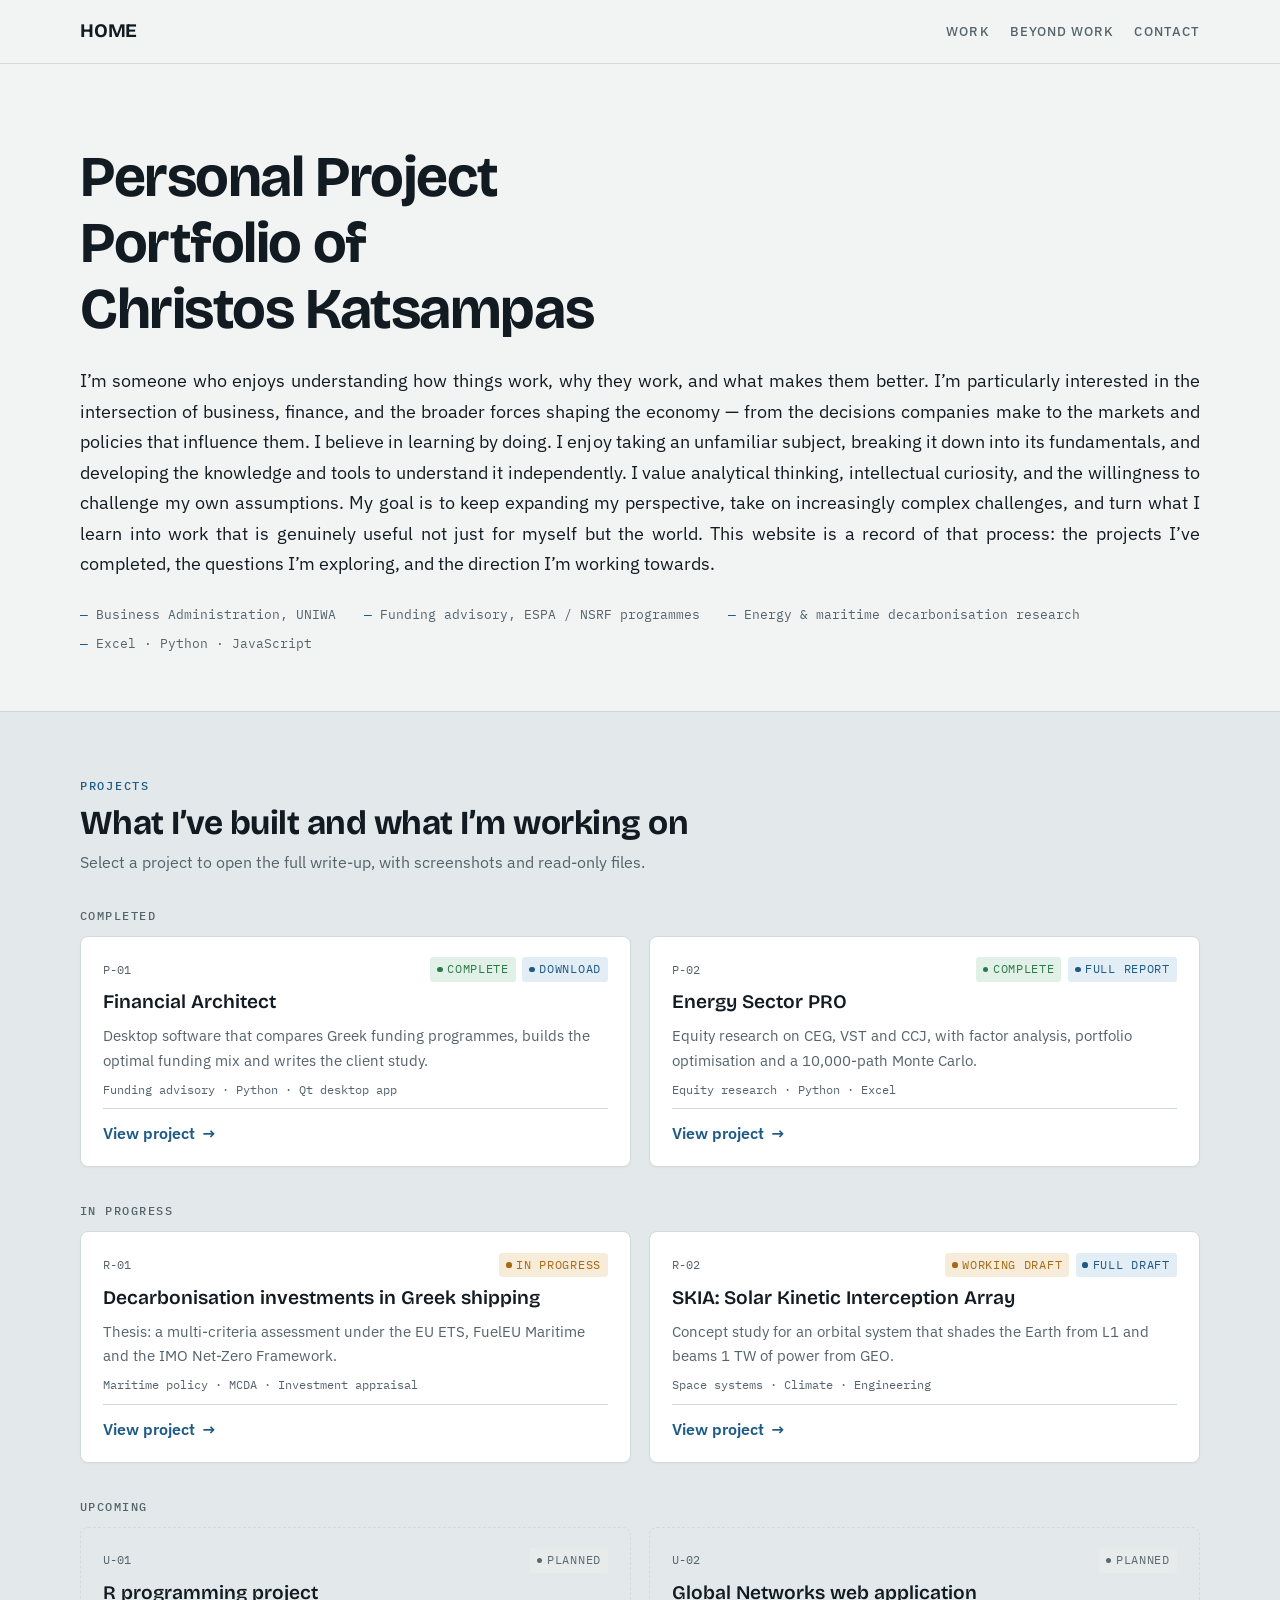
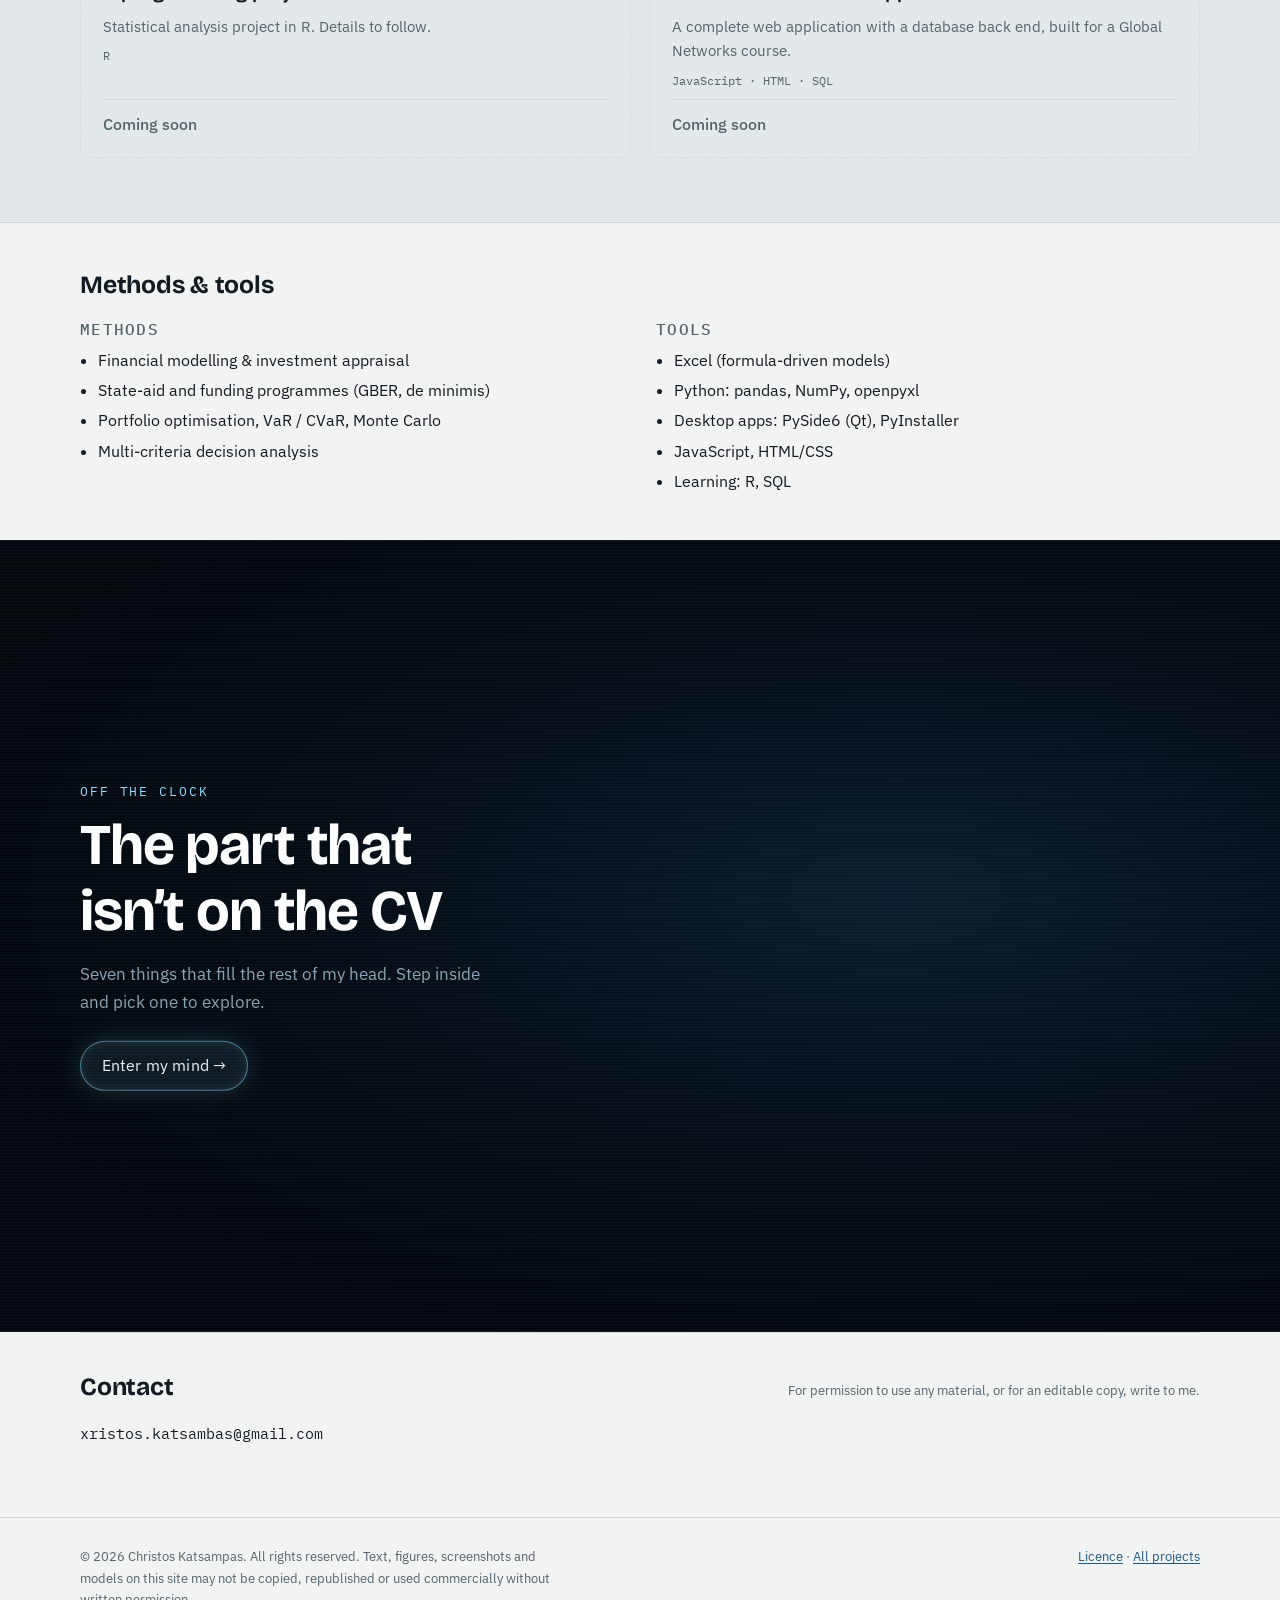
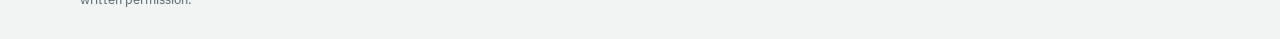
<file: index.html>
<!doctype html>
<html lang="en">
<head>
<meta charset="utf-8">
<meta name="viewport" content="width=device-width, initial-scale=1, viewport-fit=cover">
<title>Christos Katsampas</title>
<meta name="description" content="Portfolio of Christos Katsampas: funding decision tools, energy equity research and decarbonisation studies.">
<meta name="author" content="Christos Katsampas">
<meta name="robots" content="index, follow, noai, noimageai">
<meta property="og:title" content="Christos Katsampas">
<meta property="og:description" content="Portfolio of Christos Katsampas: funding decision tools, energy equity research and decarbonisation studies.">
<meta property="og:type" content="website">
<meta property="og:site_name" content="Christos Katsampas – Portfolio">
<meta property="og:image" content="https://ckatsambas.github.io/assets/img/og-card.png">
<meta property="og:image:width" content="1200">
<meta property="og:image:height" content="630">
<meta property="og:image:alt" content="Christos Katsampas – Personal Project Portfolio">
<meta name="twitter:card" content="summary_large_image">
<link rel="preconnect" href="https://fonts.googleapis.com"><link rel="preconnect" href="https://fonts.gstatic.com" crossorigin><link rel="stylesheet" href="https://fonts.googleapis.com/css2?family=Bricolage+Grotesque:opsz,wght@12..96,500;12..96,600;12..96,700&family=IBM+Plex+Mono:wght@400;500&family=IBM+Plex+Sans:ital,wght@0,400;0,500;0,600;1,400&display=swap">
<link rel="stylesheet" href="assets/style.css?v=ec63b012ec">
</head>
<body>
<header class="site-head">
  <div class="wrap">
    <a class="brand" href="index.html">HOME</a>
    <nav class="nav" aria-label="Main">
      <a href="index.html#work">Work</a>
      <a href="index.html#mind">Beyond work</a>
      <a href="index.html#contact">Contact</a>
    </nav>
  </div>
</header>
<main>

<div class="wrap">
  <section class="hero">
    <h1>Personal Project Portfolio of Christos Katsampas</h1>
    <div class="intro">
      <p>I&rsquo;m someone who enjoys understanding how things work, why they work, and what makes them better. I&rsquo;m particularly interested in the intersection of business, finance, and the broader forces shaping the economy &mdash; from the decisions companies make to the markets and policies that influence them. I believe in learning by doing. I enjoy taking an unfamiliar subject, breaking it down into its fundamentals, and developing the knowledge and tools to understand it independently. I value analytical thinking, intellectual curiosity, and the willingness to challenge my own assumptions. My goal is to keep expanding my perspective, take on increasingly complex challenges, and turn what I learn into work that is genuinely useful not just for myself but the world. This website is a record of that process: the projects I&rsquo;ve completed, the questions I&rsquo;m exploring, and the direction I&rsquo;m working towards.</p>
    </div>
    <ul class="facts">
      <li>Business Administration, UNIWA</li>
      <li>Funding advisory, ESPA / NSRF programmes</li>
      <li>Energy &amp; maritime decarbonisation research</li>
      <li>Excel &middot; Python &middot; JavaScript</li>
    </ul>
  </section>

</div>
<section class="band" id="work">
  <div class="wrap">
    <div class="band-head">
      <p class="band-kicker">Projects</p>
      <h2>What I&rsquo;ve built and what I&rsquo;m working on</h2>
      <p class="band-lede">Select a project to open the full write-up, with screenshots and read-only files.</p>
    </div>
      <div class="pgroup">
        <h3 class="pgroup-title">Completed</h3>
        <div class="pgrid">
        <a class="pcard" href="projects/financial-architect.html">
          <span class="pcard-top"><span class="pcard-id">P-01</span><span class="pcard-chips"><span class="chip ok">Complete</span><span class="chip open">Download</span></span></span>
          <span class="pcard-title">Financial Architect</span>
          <span class="pcard-desc">Desktop software that compares Greek funding programmes, builds the optimal funding mix and writes the client study.</span>
          <span class="pcard-tags">Funding advisory &middot; Python &middot; Qt desktop app</span>
          <span class="pcard-cta">View project <span aria-hidden="true">&rarr;</span></span>
        </a>
        <a class="pcard" href="projects/energy-sector-pro.html">
          <span class="pcard-top"><span class="pcard-id">P-02</span><span class="pcard-chips"><span class="chip ok">Complete</span><span class="chip open">Full report</span></span></span>
          <span class="pcard-title">Energy Sector PRO</span>
          <span class="pcard-desc">Equity research on CEG, VST and CCJ, with factor analysis, portfolio optimisation and a 10,000-path Monte Carlo.</span>
          <span class="pcard-tags">Equity research &middot; Python &middot; Excel</span>
          <span class="pcard-cta">View project <span aria-hidden="true">&rarr;</span></span>
        </a>
        </div>
      </div>
      <div class="pgroup">
        <h3 class="pgroup-title">In progress</h3>
        <div class="pgrid">
        <a class="pcard" href="projects/thesis-shipping.html">
          <span class="pcard-top"><span class="pcard-id">R-01</span><span class="pcard-chips"><span class="chip wip">In progress</span></span></span>
          <span class="pcard-title">Decarbonisation investments in Greek shipping</span>
          <span class="pcard-desc">Thesis: a multi-criteria assessment under the EU ETS, FuelEU Maritime and the IMO Net-Zero Framework.</span>
          <span class="pcard-tags">Maritime policy &middot; MCDA &middot; Investment appraisal</span>
          <span class="pcard-cta">View project <span aria-hidden="true">&rarr;</span></span>
        </a>
        <a class="pcard" href="projects/skia.html">
          <span class="pcard-top"><span class="pcard-id">R-02</span><span class="pcard-chips"><span class="chip wip">Working draft</span><span class="chip open">Full draft</span></span></span>
          <span class="pcard-title">SKIA: Solar Kinetic Interception Array</span>
          <span class="pcard-desc">Concept study for an orbital system that shades the Earth from L1 and beams 1&nbsp;TW of power from GEO.</span>
          <span class="pcard-tags">Space systems &middot; Climate &middot; Engineering</span>
          <span class="pcard-cta">View project <span aria-hidden="true">&rarr;</span></span>
        </a>
        </div>
      </div>
      <div class="pgroup">
        <h3 class="pgroup-title">Upcoming</h3>
        <div class="pgrid">
        <div class="pcard is-soon">
          <span class="pcard-top"><span class="pcard-id">U-01</span><span class="pcard-chips"><span class="chip plan">Planned</span></span></span>
          <span class="pcard-title">R programming project</span>
          <span class="pcard-desc">Statistical analysis project in R. Details to follow.</span>
          <span class="pcard-tags">R</span>
          <span class="pcard-cta">Coming soon</span>
        </div>
        <div class="pcard is-soon">
          <span class="pcard-top"><span class="pcard-id">U-02</span><span class="pcard-chips"><span class="chip plan">Planned</span></span></span>
          <span class="pcard-title">Global Networks web application</span>
          <span class="pcard-desc">A complete web application with a database back end, built for a Global Networks course.</span>
          <span class="pcard-tags">JavaScript &middot; HTML &middot; SQL</span>
          <span class="pcard-cta">Coming soon</span>
        </div>
        </div>
      </div>
  </div>
</section>
<div class="wrap">

  <section class="section" id="methods">
    <div class="section-head"><h2>Methods &amp; tools</h2></div>
    <div class="toolkit">
      <div>
        <h3>Methods</h3>
        <ul>
          <li>Financial modelling &amp; investment appraisal</li>
          <li>State-aid and funding programmes (GBER, de minimis)</li>
          <li>Portfolio optimisation, VaR / CVaR, Monte Carlo</li>
          <li>Multi-criteria decision analysis</li>
        </ul>
      </div>
      <div>
        <h3>Tools</h3>
        <ul>
          <li>Excel (formula-driven models)</li>
          <li>Python: pandas, NumPy, openpyxl</li>
          <li>Desktop apps: PySide6 (Qt), PyInstaller</li>
          <li>JavaScript, HTML/CSS</li>
          <li>Learning: R, SQL</li>
        </ul>
      </div>
    </div>
  </section>

</div>

<section class="mind" id="mind" aria-labelledby="mind-title">
  <div class="mind-stage">
    <canvas class="mind-canvas" aria-hidden="true"></canvas>
    <div class="mind-hud">
      <div class="mind-intro">
        <p class="mind-kicker">Off the clock</p>
        <h2 id="mind-title">The part that isn&rsquo;t on the CV</h2>
        <p class="mind-lede">Seven things that fill the rest of my head. Step inside and pick one to explore.</p>
        <button class="mind-enter" type="button">Enter my mind <span aria-hidden="true">&rarr;</span></button>
      </div>
      <nav class="mind-stars" aria-label="Interests">
<button class="mind-star" type="button" data-k="draw" style="--i:0;--c:#f2ede0"><i class="ms-dot" aria-hidden="true"></i><span class="ms-text"><b>Drawing</b><small>Pencil &amp; charcoal</small></span></button>
<button class="mind-star" type="button" data-k="gym" style="--i:1;--c:#ff8c61"><i class="ms-dot" aria-hidden="true"></i><span class="ms-text"><b>Gym</b><small>PPL &times; UL</small></span></button>
<button class="mind-star" type="button" data-k="run" style="--i:2;--c:#7cf0b0"><i class="ms-dot" aria-hidden="true"></i><span class="ms-text"><b>Running</b><small>10 km is home</small></span></button>
<button class="mind-star" type="button" data-k="research" style="--i:3;--c:#8fdcff"><i class="ms-dot" aria-hidden="true"></i><span class="ms-text"><b>Research</b><small>People &amp; society</small></span></button>
<button class="mind-star" type="button" data-k="gaming" style="--i:4;--c:#c59bff"><i class="ms-dot" aria-hidden="true"></i><span class="ms-text"><b>Gaming</b><small>CS &middot; COD &middot; Souls</small></span></button>
<button class="mind-star" type="button" data-k="read" style="--i:5;--c:#ffd27a"><i class="ms-dot" aria-hidden="true"></i><span class="ms-text"><b>Reading &amp; film</b><small>Books &middot; films</small></span></button>
<button class="mind-star" type="button" data-k="music" style="--i:6;--c:#ff7ac8"><i class="ms-dot" aria-hidden="true"></i><span class="ms-text"><b>Music</b><small>Rock &amp; jazz</small></span></button>
      </nav>
      <div class="mind-tools">
        <button class="mind-back" type="button" hidden><span aria-hidden="true">&larr;</span> Back to the face</button>
        <p class="mind-hint" hidden>Drag to rotate &middot; select a star &middot; Esc to leave</p>
      </div>
      <button class="mind-fs" type="button" hidden aria-label="Toggle full screen" title="Full screen">
        <svg viewBox="0 0 24 24" aria-hidden="true"><path class="fs-in" d="M4 9V4h5M20 9V4h-5M4 15v5h5M20 15v5h-5"/><path class="fs-out" d="M9 4v5H4M15 4v5h5M9 20v-5H4M15 20v-5h5"/></svg>
      </button>
    </div>
    <aside class="mind-panel" aria-live="polite" hidden>
      <button class="mind-grab" type="button" aria-label="Close panel"><i></i></button>
      <div class="mind-panel-body"></div>
      <div class="mind-switch">
        <button class="msw-prev" type="button"><span aria-hidden="true">&larr;</span> <span class="msw-name"></span></button>
        <span class="msw-count">01 / 07</span>
        <button class="msw-next" type="button"><span class="msw-name"></span> <span aria-hidden="true">&rarr;</span></button>
      </div>
      <button class="mind-close" type="button" aria-label="Close">&times;</button>
    </aside>
  </div>

  <template data-k="draw">
    <div class="mp-text">
      <p class="mp-kicker">01 &middot; Drawing</p>
      <h3 tabindex="-1">Pencil &amp; charcoal</h3>
      <p>Mostly surreal scenes and faces. Each piece is traced in light first; then the original shows through.</p>
      <div class="sketch-nav">
        <button type="button" class="sk-prev" aria-label="Previous drawing">&larr;</button>
        <span class="sk-count">01 / 06</span>
        <button type="button" class="sk-next" aria-label="Next drawing">&rarr;</button>
        <button type="button" class="sk-replay">Trace again</button>
      </div>
    </div>
    <div class="mp-show mp-fill"><div class="sketch"><canvas class="sketch-canvas" aria-label="Drawing" role="img"></canvas></div></div>
  </template>

  <template data-k="gym">
    <div class="mp-text">
      <p class="mp-kicker">02 &middot; Gym</p>
      <h3 tabindex="-1">PPL &times; Upper/Lower</h3>
      <p>A hybrid split: push, pull and legs, then upper and lower.</p>
      <p class="shelf-label">Personal bests</p>
      <ul class="prs">
<li><span class="pr-name">Leg press</span><span class="pr-bar"><i style="--w:1.000"></i></span><span class="pr-kg"><b data-count="300">300</b> kg</span></li>
<li><span class="pr-name">Chest press</span><span class="pr-bar"><i style="--w:0.367"></i></span><span class="pr-kg"><b data-count="110">110</b> kg</span></li>
<li><span class="pr-name">Back extension (weighted)</span><span class="pr-bar"><i style="--w:0.267"></i></span><span class="pr-kg"><b data-count="80">80</b> kg</span></li>
<li><span class="pr-name">T-bar row</span><span class="pr-bar"><i style="--w:0.200"></i></span><span class="pr-kg"><b data-count="60">60</b> kg</span></li>
      </ul>
    </div>
    <div class="mp-show mp-fill"><div class="holo-wrap"><div class="holo"></div><span class="holo-tag holo-rep">Rep 1 / 12</span></div></div>
  </template>

  <template data-k="run">
    <div class="mp-text">
      <p class="mp-kicker">03 &middot; Running</p>
      <h3 tabindex="-1">The 10 km race is my favourite</h3>
      <div class="run-grid">
        <div><b>22:43</b><span>Best 5 km &middot; 4:33/km</span></div>
        <div><b>48:37</b><span>Best 10 km race &middot; 4:52/km</span></div>
        <div><b>26 km</b><span>Longest run</span></div>
        <div><b>21.1 km</b><span>Longest race &middot; half marathon</span></div>
      </div>
      <p class="mp-note">Usually 10&ndash;25 km a month.</p>
    </div>
    <div class="mp-show mp-fill"><div class="holo-wrap"><div class="holo"></div><span class="holo-tag holo-cue"></span></div></div>
  </template>

  <template data-k="research">
    <div class="mp-text">
      <p class="mp-kicker">04 &middot; Research</p>
      <h3 tabindex="-1">How people and societies behave</h3>
      <blockquote>Anything and everything surrounding human behaviour and the complexity of society.</blockquote>
      <p class="mp-note">A tiny crowd model: each dot only follows its neighbours, yet a group pattern appears. Move your pointer through it.</p>
    </div>
    <div class="mp-show mp-fill"><div class="flock"><canvas class="flock-canvas" aria-label="Flocking simulation" role="img"></canvas></div></div>
  </template>

  <template data-k="gaming">
    <div class="mp-text">
      <p class="mp-kicker">05 &middot; Gaming</p>
      <h3 tabindex="-1">Where I unwind</h3>
      <p>The three games I keep coming back to.</p>
    </div>
    <div class="mp-show">
      <ul class="games">
        <li><svg viewBox="0 0 48 48" aria-hidden="true"><circle cx="24" cy="24" r="13" fill="none" stroke="currentColor" stroke-width="2"/><path d="M24 4v12M24 32v12M4 24h12M32 24h12" stroke="currentColor" stroke-width="2"/><circle cx="24" cy="24" r="2" fill="currentColor"/></svg><b>Counter-Strike: Global Offensive</b><span>Tactical shooter</span></li>
        <li><svg viewBox="0 0 48 48" aria-hidden="true"><path d="M8 30h22l4-6h6v-4H22l-3-4H8z" fill="none" stroke="currentColor" stroke-width="2" stroke-linejoin="round"/><path d="M14 30l-2 8h6l2-8" fill="none" stroke="currentColor" stroke-width="2" stroke-linejoin="round"/></svg><b>Call of Duty</b><span>First-person shooter</span></li>
        <li><svg viewBox="0 0 48 48" aria-hidden="true"><path d="M24 6c2 7 9 10 9 19a9 9 0 0 1-18 0c0-5 3-7 4-11 1 3 2 4 4 5-1-5 0-9 1-13z" fill="none" stroke="currentColor" stroke-width="2" stroke-linejoin="round"/><path d="M12 42l24-6M36 42L12 36" stroke="currentColor" stroke-width="2"/></svg><b>Dark Souls</b><span>Action RPG</span></li>
      </ul>
    </div>
  </template>

  <template data-k="read">
    <div class="mp-text">
      <p class="mp-kicker">06 &middot; Reading &amp; film</p>
      <h3 tabindex="-1">Books on the desk, films on the screen</h3>
      <p>Classics and Stoics on paper. On screen, anything from Pixar to <i>Cinema Paradiso</i>.</p>
      <div class="rf-stats">
        <a href="https://www.goodreads.com/user/show/148873760-chris" target="_blank" rel="noopener"><b>35</b><span>books read &middot; Goodreads <span aria-hidden="true">&nearr;</span></span></a>
        <a href="https://letterboxd.com/Ckatsambas/" target="_blank" rel="noopener"><b>222</b><span>films logged &middot; Letterboxd <span aria-hidden="true">&nearr;</span></span></a>
      </div>
    </div>
    <div class="mp-show">
      <div class="rf">
        <div class="rf-tabs" role="tablist" aria-label="Books or films">
          <button type="button" role="tab" aria-selected="true" data-tab="books">Books</button>
          <button type="button" role="tab" aria-selected="false" data-tab="films">Films</button>
        </div>
        <div class="rf-pane shelves" data-pane="books" role="tabpanel">
          <div><p class="shelf-label">Reading now</p><ul class="shelf"><li class="book s0 has-cover"><span class="book-t"><span>The Prince</span><small>Niccol&ograve; Machiavelli</small></span><img src="https://covers.openlibrary.org/b/id/14850533-M.jpg" alt="The Prince by Niccol&ograve; Machiavelli" decoding="async" referrerpolicy="no-referrer" draggable="false"></li><li class="book s1 has-cover"><span class="book-t"><span>Meditations</span><small>Marcus Aurelius</small></span><img src="https://covers.openlibrary.org/b/id/211529-M.jpg" alt="Meditations by Marcus Aurelius" decoding="async" referrerpolicy="no-referrer" draggable="false"></li></ul></div>
          <div><p class="shelf-label">Favourites</p><ul class="shelf"><li class="book s2 has-cover"><span class="book-t"><span>Great Expectations</span><small>Charles Dickens</small></span><img src="https://covers.openlibrary.org/b/id/13847517-M.jpg" alt="Great Expectations by Charles Dickens" decoding="async" referrerpolicy="no-referrer" draggable="false"></li><li class="book s3 has-cover"><span class="book-t"><span>The Picture of Dorian Gray</span><small>Oscar Wilde</small></span><img src="https://covers.openlibrary.org/b/id/14917047-M.jpg" alt="The Picture of Dorian Gray by Oscar Wilde" decoding="async" referrerpolicy="no-referrer" draggable="false"></li><li class="book s4 has-cover"><span class="book-t"><span>Psycho-Pass</span><small>Manga</small></span><img src="https://covers.openlibrary.org/b/id/8746604-M.jpg" alt="Psycho-Pass" decoding="async" referrerpolicy="no-referrer" draggable="false"></li><li class="book s5 has-cover"><span class="book-t"><span>Siddhartha</span><small>Hermann Hesse</small></span><img src="https://covers.openlibrary.org/b/id/6562535-M.jpg" alt="Siddhartha by Hermann Hesse" decoding="async" referrerpolicy="no-referrer" draggable="false"></li><li class="book s6"><span class="book-t"><span>The Bible</span></span></li></ul></div>
          <p class="img-credit">Covers from <a href="https://openlibrary.org/" target="_blank" rel="noopener">Open Library</a>.</p>
        </div>
        <div class="rf-pane" data-pane="films" role="tabpanel" hidden>
          <p class="shelf-label">Four favourites</p>
          <ol class="filmstrip"><li><img src="https://image.tmdb.org/t/p/w342/hbhFnRzzg6ZDmm8YAmxBnQpQIPh.jpg" alt="WALL&middot;E poster" decoding="async" referrerpolicy="no-referrer" draggable="false"><span class="fm-n">01</span><b>WALL&middot;E</b><small>2008</small></li><li><img src="https://image.tmdb.org/t/p/w342/lBYOKAMcxIvuk9s9hMuecB9dPBV.jpg" alt="The Pursuit of Happyness poster" decoding="async" referrerpolicy="no-referrer" draggable="false"><span class="fm-n">02</span><b>The Pursuit of Happyness</b><small>2006</small></li><li><img src="https://image.tmdb.org/t/p/w342/aRgPnx4aPS96f7CnhJH7IG5dN1A.jpg" alt="Cinema Paradiso poster" decoding="async" referrerpolicy="no-referrer" draggable="false"><span class="fm-n">03</span><b>Cinema Paradiso</b><small>1988</small></li><li><img src="https://image.tmdb.org/t/p/w342/nNAeTmF4CtdSgMDplXTDPOpYzsX.jpg" alt="The Empire Strikes Back poster" decoding="async" referrerpolicy="no-referrer" draggable="false"><span class="fm-n">04</span><b>The Empire Strikes Back</b><small>1980</small></li></ol>
          <p class="shelf-label">How I rate &middot; 213 films</p>
          <div class="rate-hist" role="img" aria-label="Rating distribution: mostly 3.5 to 5 stars, with 5 stars the most common"><i style="--h:0.000" title="0.5 stars: 0"></i><i style="--h:0.075" title="1 stars: 4"></i><i style="--h:0.057" title="1.5 stars: 3"></i><i style="--h:0.057" title="2 stars: 3"></i><i style="--h:0.113" title="2.5 stars: 6"></i><i style="--h:0.434" title="3 stars: 23"></i><i style="--h:0.830" title="3.5 stars: 44"></i><i style="--h:0.925" title="4 stars: 49"></i><i style="--h:0.528" title="4.5 stars: 28"></i><i style="--h:1.000" title="5 stars: 53"></i></div>
          <div class="rate-axis"><span>&frac12;&#9733;</span><span>5&#9733;</span></div>
          <p class="img-credit">Posters from <a href="https://www.themoviedb.org/" target="_blank" rel="noopener">TMDB</a>; not endorsed or certified by TMDB.</p>
        </div>
      </div>
    </div>
  </template>

  <template data-k="music">
    <div class="mp-text">
      <p class="mp-kicker">07 &middot; Music</p>
      <h3 tabindex="-1">Rock &amp; jazz</h3>
      <ul class="bands"><li>Pink Floyd</li><li>Radiohead</li><li>Mazzy Star</li></ul>
      <div class="song">
        <p><b>Iris</b> &middot; my number one</p>
        <button type="button" class="song-load">Play it here <small>(loads Spotify&rsquo;s player)</small></button>
      </div>
      <a class="spotify-link" href="https://open.spotify.com/user/bo5uffshhjt8mot727a4kmns6" target="_blank" rel="noopener">My Spotify profile <span aria-hidden="true">&nearr;</span></a>
    </div>
    <div class="mp-show">
      <div class="songs-box">
        <p class="shelf-label">Most played, all time</p>
        <ol class="top-songs">
<li style="--w:1.000;--i:0"><span class="ts-rank">01</span><a class="ts-song" href="https://open.spotify.com/search/Iris%20The%20Goo%20Goo%20Dolls" target="_blank" rel="noopener"><b>Iris</b><small>The Goo Goo Dolls</small></a><span class="ts-n"><b>360</b> plays</span><i class="ts-bar"></i></li>
<li style="--w:0.831;--i:1"><span class="ts-rank">02</span><a class="ts-song" href="https://open.spotify.com/search/K.%20Cigarettes%20After%20Sex" target="_blank" rel="noopener"><b>K.</b><small>Cigarettes After Sex</small></a><span class="ts-n"><b>299</b> plays</span><i class="ts-bar"></i></li>
<li style="--w:0.789;--i:2"><span class="ts-rank">03</span><a class="ts-song" href="https://open.spotify.com/search/My%20Kind%20of%20Woman%20Mac%20DeMarco" target="_blank" rel="noopener"><b>My Kind of Woman</b><small>Mac DeMarco</small></a><span class="ts-n"><b>284</b> plays</span><i class="ts-bar"></i></li>
<li style="--w:0.728;--i:3"><span class="ts-rank">04</span><a class="ts-song" href="https://open.spotify.com/search/Jigsaw%20Falling%20Into%20Place%20Radiohead" target="_blank" rel="noopener"><b>Jigsaw Falling Into Place</b><small>Radiohead</small></a><span class="ts-n"><b>262</b> plays</span><i class="ts-bar"></i></li>
<li style="--w:0.683;--i:4"><span class="ts-rank">05</span><a class="ts-song" href="https://open.spotify.com/search/Coming%20Back%20to%20You%20Leonard%20Cohen" target="_blank" rel="noopener"><b>Coming Back to You</b><small>Leonard Cohen</small></a><span class="ts-n"><b>246</b> plays</span><i class="ts-bar"></i></li>
<li style="--w:0.678;--i:5"><span class="ts-rank">06</span><a class="ts-song" href="https://open.spotify.com/search/Inner%20Light%20Shocking%20Lemon" target="_blank" rel="noopener"><b>Inner Light</b><small>Shocking Lemon</small></a><span class="ts-n"><b>244</b> plays</span><i class="ts-bar"></i></li>
<li style="--w:0.628;--i:6"><span class="ts-rank">07</span><a class="ts-song" href="https://open.spotify.com/search/Linger%20The%20Cranberries" target="_blank" rel="noopener"><b>Linger</b><small>The Cranberries</small></a><span class="ts-n"><b>226</b> plays</span><i class="ts-bar"></i></li>
<li style="--w:0.583;--i:7"><span class="ts-rank">08</span><a class="ts-song" href="https://open.spotify.com/search/Time%20After%20Time%20Cyndi%20Lauper" target="_blank" rel="noopener"><b>Time After Time</b><small>Cyndi Lauper</small></a><span class="ts-n"><b>210</b> plays</span><i class="ts-bar"></i></li>
<li style="--w:0.564;--i:8"><span class="ts-rank">09</span><a class="ts-song" href="https://open.spotify.com/search/Shake%20Me%20Down%20Cage%20The%20Elephant" target="_blank" rel="noopener"><b>Shake Me Down</b><small>Cage The Elephant</small></a><span class="ts-n"><b>203</b> plays</span><i class="ts-bar"></i></li>
        </ol>
      </div>
    </div>
  </template>
</section>

<div class="wrap">
  <section class="section" id="contact">
    <div class="section-head"><h2>Contact</h2><p>For permission to use any material, or for an editable copy, write to me.</p></div>
    <div class="contact-line">
      <span>xristos.katsambas@gmail.com</span>
    </div>
  </section>
</div>

</main>
<footer class="site-foot">
  <div class="wrap">
    <p>&copy; 2026 Christos Katsampas. All rights reserved. Text, figures, screenshots and models on this site may not be copied, republished or used commercially without written permission.</p>
    <p><a href="LICENSE.txt">Licence</a> &middot; <a href="index.html">All projects</a></p>
  </div>
</footer>
<script src="assets/about/holo.js?v=927ca92a5d" defer></script>
<script src="assets/about/mind.js?v=b9328da91d" defer></script>
</body>
</html>
</file>
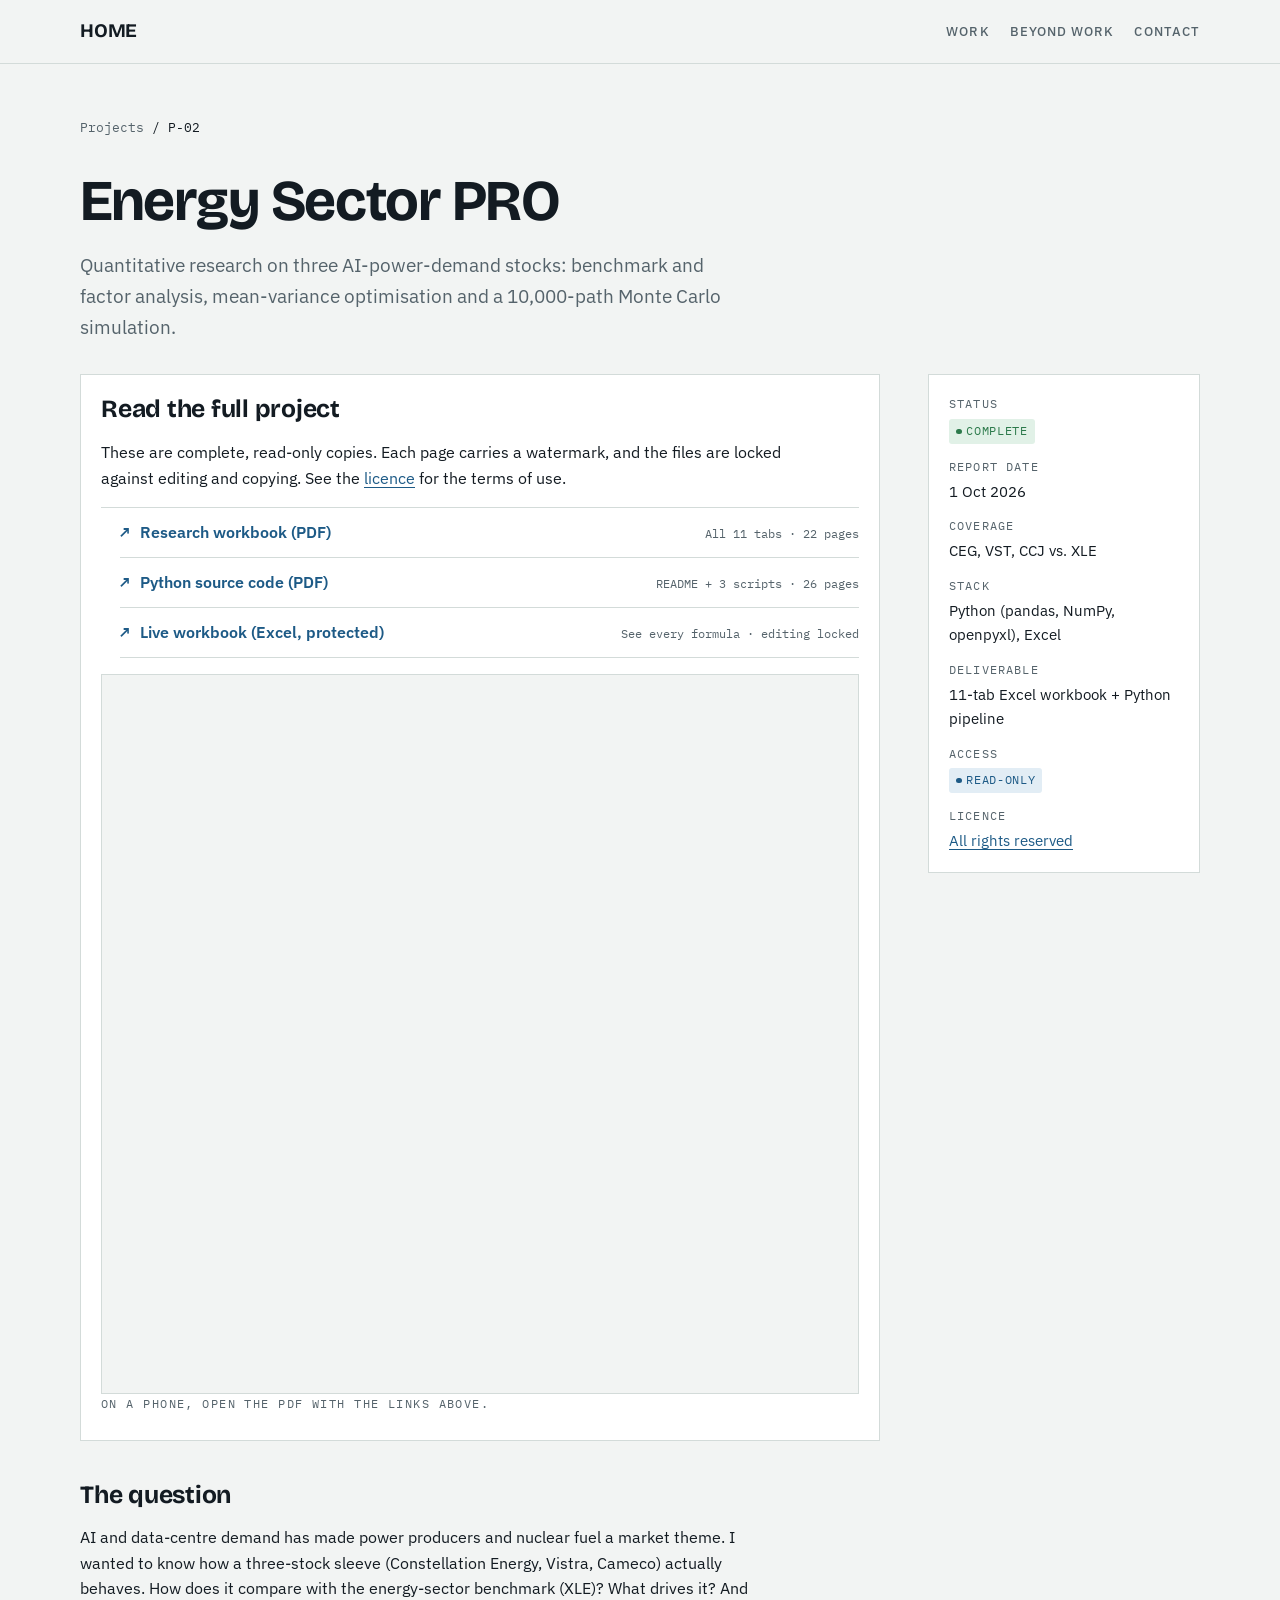
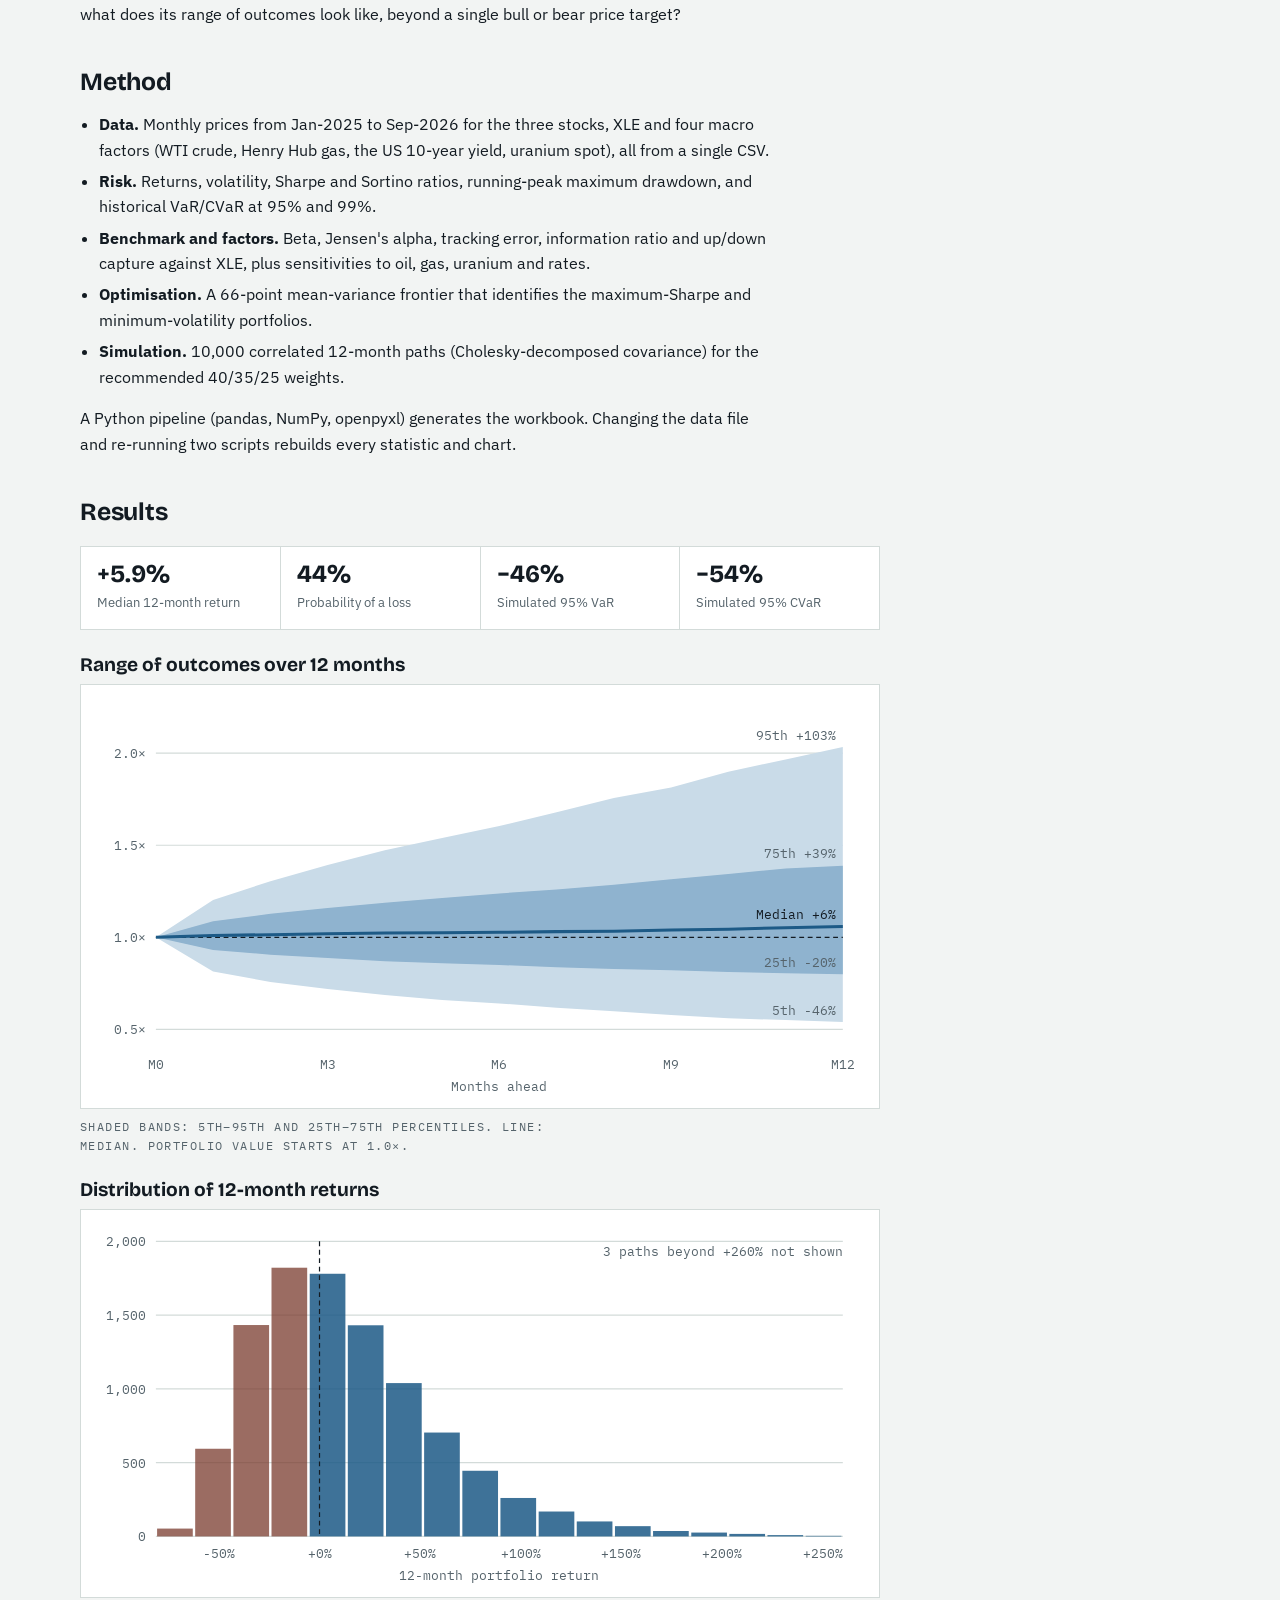
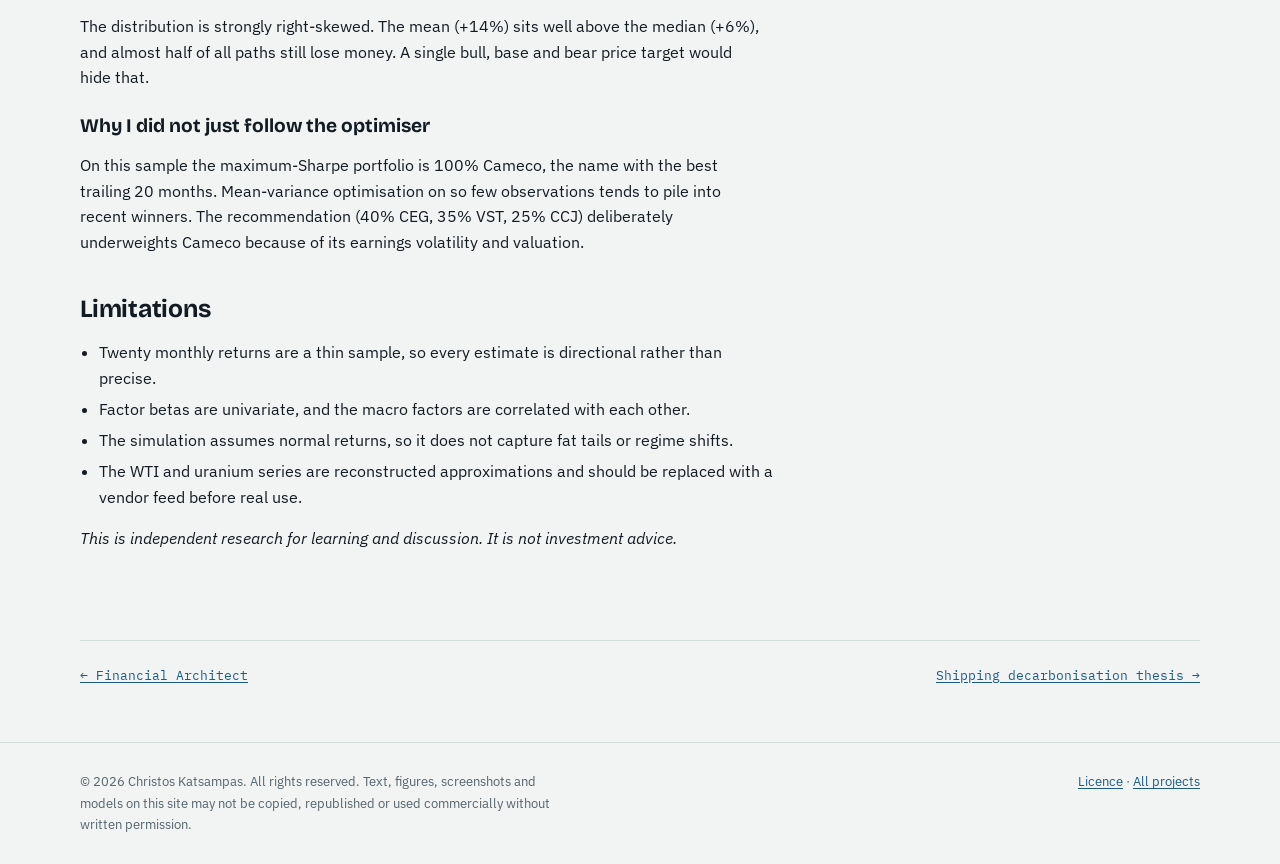
<file: projects/energy-sector-pro.html>
<!doctype html>
<html lang="en">
<head>
<meta charset="utf-8">
<meta name="viewport" content="width=device-width, initial-scale=1, viewport-fit=cover">
<title>Energy Sector PRO</title>
<meta name="description" content="Quantitative equity research on CEG, VST and CCJ: factor analysis, portfolio optimisation and Monte Carlo simulation.">
<meta name="author" content="Christos Katsampas">
<meta name="robots" content="index, follow, noai, noimageai">
<meta property="og:title" content="Energy Sector PRO">
<meta property="og:description" content="Quantitative equity research on CEG, VST and CCJ: factor analysis, portfolio optimisation and Monte Carlo simulation.">
<meta property="og:type" content="website">
<meta property="og:site_name" content="Christos Katsampas – Portfolio">
<meta property="og:image" content="https://ckatsambas.github.io/assets/img/og-card.png">
<meta property="og:image:width" content="1200">
<meta property="og:image:height" content="630">
<meta property="og:image:alt" content="Christos Katsampas – Personal Project Portfolio">
<meta name="twitter:card" content="summary_large_image">
<link rel="preconnect" href="https://fonts.googleapis.com"><link rel="preconnect" href="https://fonts.gstatic.com" crossorigin><link rel="stylesheet" href="https://fonts.googleapis.com/css2?family=Bricolage+Grotesque:opsz,wght@12..96,500;12..96,600;12..96,700&family=IBM+Plex+Mono:wght@400;500&family=IBM+Plex+Sans:ital,wght@0,400;0,500;0,600;1,400&display=swap">
<link rel="stylesheet" href="../assets/style.css?v=ec63b012ec">
</head>
<body>
<header class="site-head">
  <div class="wrap">
    <a class="brand" href="../index.html">HOME</a>
    <nav class="nav" aria-label="Main">
      <a href="../index.html#work">Work</a>
      <a href="../index.html#mind">Beyond work</a>
      <a href="../index.html#contact">Contact</a>
    </nav>
  </div>
</header>
<main>

<div class="wrap">
  <header class="case-head">
    <p class="crumb"><a href="../index.html#work">Projects</a> / P-02</p>
    <h1>Energy Sector PRO</h1>
    <p class="lede">Quantitative research on three AI-power-demand stocks: benchmark and factor analysis, mean-variance optimisation and a 10,000-path Monte Carlo simulation.</p>
  </header>
  <div class="case-body">
    <article class="case-main">

<section class="access">
  <h2>Read the full project</h2>
  <p>These are complete, read-only copies. Each page carries a watermark, and the files are locked against editing and copying. See the <a href="../LICENSE.txt">licence</a> for the terms of use.</p>
  <ul class="file-list"><li><a class="file-link" href="../files/energy-sector-pro-report.pdf" target="_blank" rel="noopener">Research workbook (PDF)</a><span>All 11 tabs &middot; 22 pages</span></li>
<li><a class="file-link" href="../files/energy-sector-pro-source-code.pdf" target="_blank" rel="noopener">Python source code (PDF)</a><span>README + 3 scripts &middot; 26 pages</span></li>
<li><a class="file-link" href="../files/energy-sector-pro-workbook.xlsx" target="_blank" rel="noopener">Live workbook (Excel, protected)</a><span>See every formula &middot; editing locked</span></li></ul>
  <div class="pdf-frame"><iframe src="../files/energy-sector-pro-report.pdf#view=FitH" title="Read-only document viewer" loading="lazy"></iframe></div>
  <p class="eyebrow">On a phone, open the PDF with the links above.</p>
</section>
<section>
  <h2>The question</h2>
  <p>AI and data-centre demand has made power producers and nuclear fuel a market theme. I wanted to know how a three-stock sleeve (Constellation Energy, Vistra, Cameco) actually behaves. How does it compare with the energy-sector benchmark (XLE)? What drives it? And what does its range of outcomes look like, beyond a single bull or bear price target?</p>
</section>
<section>
  <h2>Method</h2>
  <ul>
    <li><b>Data.</b> Monthly prices from Jan-2025 to Sep-2026 for the three stocks, XLE and four macro factors (WTI crude, Henry Hub gas, the US 10-year yield, uranium spot), all from a single CSV.</li>
    <li><b>Risk.</b> Returns, volatility, Sharpe and Sortino ratios, running-peak maximum drawdown, and historical VaR/CVaR at 95% and 99%.</li>
    <li><b>Benchmark and factors.</b> Beta, Jensen's alpha, tracking error, information ratio and up/down capture against XLE, plus sensitivities to oil, gas, uranium and rates.</li>
    <li><b>Optimisation.</b> A 66-point mean-variance frontier that identifies the maximum-Sharpe and minimum-volatility portfolios.</li>
    <li><b>Simulation.</b> 10,000 correlated 12-month paths (Cholesky-decomposed covariance) for the recommended 40/35/25 weights.</li>
  </ul>
  <p>A Python pipeline (pandas, NumPy, openpyxl) generates the workbook. Changing the data file and re-running two scripts rebuilds every statistic and chart.</p>
</section>
<section>
  <h2>Results</h2>
  <div class="metrics">
    <div class="metric"><b>+5.9%</b><span>Median 12-month return</span></div>
    <div class="metric"><b>44%</b><span>Probability of a loss</span></div>
    <div class="metric"><b>&minus;46%</b><span>Simulated 95% VaR</span></div>
    <div class="metric"><b>&minus;54%</b><span>Simulated 95% CVaR</span></div>
  </div>
  <h3>Range of outcomes over 12 months</h3>
  <div class="chart"><svg viewBox="0 0 640 330" role="img" aria-labelledby="fanT"><title id="fanT">Monte Carlo fan chart: 12-month portfolio value, 5th to 95th percentile</title>
<line class="grid" x1="52" x2="620" y1="274.8" y2="274.8"/><text x="44" y="278.8" text-anchor="end">0.5×</text>
<line class="grid" x1="52" x2="620" y1="198.7" y2="198.7"/><text x="44" y="202.7" text-anchor="end">1.0×</text>
<line class="grid" x1="52" x2="620" y1="122.6" y2="122.6"/><text x="44" y="126.6" text-anchor="end">1.5×</text>
<line class="grid" x1="52" x2="620" y1="46.4" y2="46.4"/><text x="44" y="50.4" text-anchor="end">2.0×</text>
<text x="52.0" y="308" text-anchor="middle">M0</text>
<text x="194.0" y="308" text-anchor="middle">M3</text>
<text x="336.0" y="308" text-anchor="middle">M6</text>
<text x="478.0" y="308" text-anchor="middle">M9</text>
<text x="620.0" y="308" text-anchor="middle">M12</text>
<text x="336.0" y="326" text-anchor="middle">Months ahead</text>
<polygon class="band-outer" points="52.0,198.7 99.3,167.8 146.7,152.3 194.0,139.0 241.3,126.7 288.7,116.6 336.0,106.7 383.3,95.2 430.7,83.5 478.0,74.8 525.3,61.8 572.7,51.6 620.0,41.4 620.0,268.8 572.7,267.1 525.3,265.7 478.0,263.0 430.7,259.9 383.3,256.9 336.0,253.4 288.7,250.5 241.3,246.4 194.0,241.4 146.7,235.6 99.3,226.9 52.0,198.7"/>
<polygon class="band-inner" points="52.0,198.7 99.3,185.5 146.7,179.3 194.0,174.4 241.3,170.2 288.7,166.3 336.0,162.4 383.3,159.2 430.7,155.2 478.0,150.6 525.3,146.3 572.7,141.8 620.0,139.5 620.0,229.2 572.7,228.4 525.3,227.3 478.0,225.9 430.7,225.0 383.3,223.4 336.0,221.6 288.7,220.2 241.3,218.4 194.0,215.8 146.7,213.1 99.3,209.2 52.0,198.7"/>
<line class="zero" x1="52" x2="620" y1="198.7" y2="198.7"/>
<polyline class="median" points="52.0,198.7 99.3,197.3 146.7,196.5 194.0,195.7 241.3,195.2 288.7,195.0 336.0,194.6 383.3,194.0 430.7,193.7 478.0,192.7 525.3,192.0 572.7,190.8 620.0,189.7"/>
<text class="" x="614.0" y="35.4" text-anchor="end">95th +103%</text>
<text class="" x="614.0" y="133.5" text-anchor="end">75th +39%</text>
<text class="label-strong" x="614.0" y="183.7" text-anchor="end">Median +6%</text>
<text class="" x="614.0" y="223.2" text-anchor="end">25th -20%</text>
<text class="" x="614.0" y="262.8" text-anchor="end">5th -46%</text>
</svg></div>
  <p class="eyebrow" style="margin-top:.5rem">Shaded bands: 5th&ndash;95th and 25th&ndash;75th percentiles. Line: median. Portfolio value starts at 1.0&times;.</p>
  <h3>Distribution of 12-month returns</h3>
  <div class="chart"><svg viewBox="0 0 640 300" role="img" aria-labelledby="histT"><title id="histT">Distribution of simulated 12-month portfolio returns, 10,000 paths</title>
<line class="grid" x1="52" x2="620" y1="260.0" y2="260.0"/><text x="44" y="264.0" text-anchor="end">0</text>
<line class="grid" x1="52" x2="620" y1="199.0" y2="199.0"/><text x="44" y="203.0" text-anchor="end">500</text>
<line class="grid" x1="52" x2="620" y1="138.0" y2="138.0"/><text x="44" y="142.0" text-anchor="end">1,000</text>
<line class="grid" x1="52" x2="620" y1="77.0" y2="77.0"/><text x="44" y="81.0" text-anchor="end">1,500</text>
<line class="grid" x1="52" x2="620" y1="16.0" y2="16.0"/><text x="44" y="20.0" text-anchor="end">2,000</text>
<rect class="bar-loss" x="53.0" y="253.5" width="29.5" height="6.5"/>
<rect class="bar-loss" x="84.5" y="187.5" width="29.5" height="72.5"/>
<rect class="bar-loss" x="116.1" y="85.2" width="29.5" height="174.8"/>
<rect class="bar-loss" x="147.6" y="37.8" width="29.5" height="222.2"/>
<rect class="bar-gain" x="179.2" y="42.8" width="29.5" height="217.2"/>
<rect class="bar-gain" x="210.7" y="85.4" width="29.5" height="174.6"/>
<rect class="bar-gain" x="242.3" y="133.2" width="29.5" height="126.8"/>
<rect class="bar-gain" x="273.8" y="174.1" width="29.5" height="85.9"/>
<rect class="bar-gain" x="305.4" y="205.7" width="29.5" height="54.3"/>
<rect class="bar-gain" x="336.9" y="228.2" width="29.5" height="31.8"/>
<rect class="bar-gain" x="368.5" y="239.4" width="29.5" height="20.6"/>
<rect class="bar-gain" x="400.0" y="247.6" width="29.5" height="12.4"/>
<rect class="bar-gain" x="431.6" y="251.5" width="29.5" height="8.5"/>
<rect class="bar-gain" x="463.1" y="255.5" width="29.5" height="4.5"/>
<rect class="bar-gain" x="494.7" y="256.8" width="29.5" height="3.2"/>
<rect class="bar-gain" x="526.2" y="257.9" width="29.5" height="2.1"/>
<rect class="bar-gain" x="557.7" y="258.9" width="29.5" height="1.1"/>
<rect class="bar-gain" x="589.3" y="259.5" width="29.5" height="0.5"/>
<text x="104.1" y="278" text-anchor="middle">-50%</text>
<text x="187.3" y="278" text-anchor="middle">+0%</text>
<text x="270.5" y="278" text-anchor="middle">+50%</text>
<text x="353.8" y="278" text-anchor="middle">+100%</text>
<text x="437.0" y="278" text-anchor="middle">+150%</text>
<text x="520.2" y="278" text-anchor="middle">+200%</text>
<text x="603.4" y="278" text-anchor="middle">+250%</text>
<line class="zero" x1="187.3" x2="187.3" y1="16" y2="260.0"/>
<text x="336.0" y="296" text-anchor="middle">12-month portfolio return</text>
<text x="620" y="28" text-anchor="end">3 paths beyond +260% not shown</text>
</svg></div>
  <p>The distribution is strongly right-skewed. The mean (+14%) sits well above the median (+6%), and almost half of all paths still lose money. A single bull, base and bear price target would hide that.</p>
  <h3>Why I did not just follow the optimiser</h3>
  <p>On this sample the maximum-Sharpe portfolio is 100% Cameco, the name with the best trailing 20 months. Mean-variance optimisation on so few observations tends to pile into recent winners. The recommendation (40% CEG, 35% VST, 25% CCJ) deliberately underweights Cameco because of its earnings volatility and valuation.</p>
</section>
<section>
  <h2>Limitations</h2>
  <ul>
    <li>Twenty monthly returns are a thin sample, so every estimate is directional rather than precise.</li>
    <li>Factor betas are univariate, and the macro factors are correlated with each other.</li>
    <li>The simulation assumes normal returns, so it does not capture fat tails or regime shifts.</li>
    <li>The WTI and uranium series are reconstructed approximations and should be replaced with a vendor feed before real use.</li>
  </ul>
  <p><i>This is independent research for learning and discussion. It is not investment advice.</i></p>
</section>

    </article>
    <aside class="spec" aria-label="Project facts"><dl><div><dt>Status</dt><dd><span class="chip ok">Complete</span></dd></div>
<div><dt>Report date</dt><dd>1 Oct 2026</dd></div>
<div><dt>Coverage</dt><dd>CEG, VST, CCJ vs. XLE</dd></div>
<div><dt>Stack</dt><dd>Python (pandas, NumPy, openpyxl), Excel</dd></div>
<div><dt>Deliverable</dt><dd>11-tab Excel workbook + Python pipeline</dd></div>
<div><dt>Access</dt><dd><span class="chip open">Read-only</span></dd></div>
<div><dt>Licence</dt><dd><a href="../LICENSE.txt">All rights reserved</a></dd></div></dl></aside>
  </div>
  <nav class="next-prev" aria-label="More projects"><a href="financial-architect.html">&larr; Financial Architect</a><a href="thesis-shipping.html">Shipping decarbonisation thesis &rarr;</a></nav>
</div>

</main>
<footer class="site-foot">
  <div class="wrap">
    <p>&copy; 2026 Christos Katsampas. All rights reserved. Text, figures, screenshots and models on this site may not be copied, republished or used commercially without written permission.</p>
    <p><a href="../LICENSE.txt">Licence</a> &middot; <a href="../index.html">All projects</a></p>
  </div>
</footer>

</body>
</html>
</file>
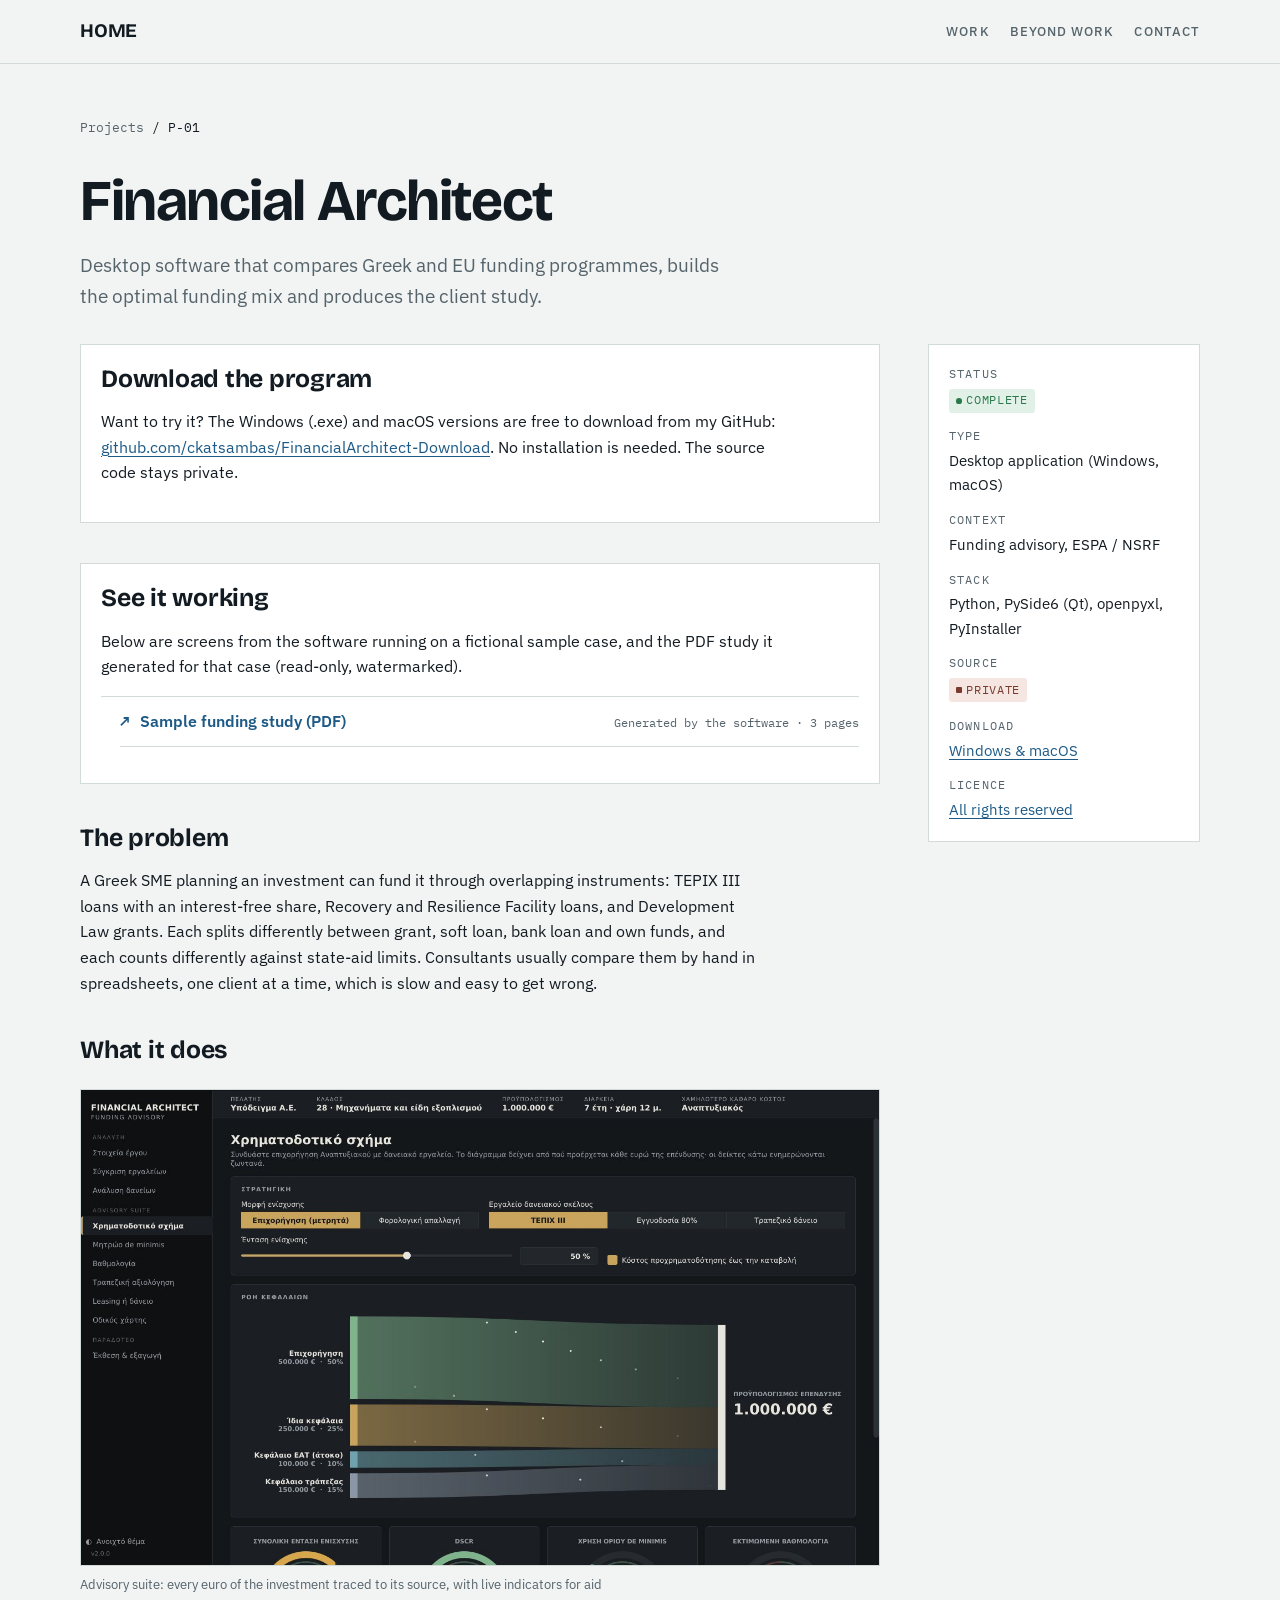
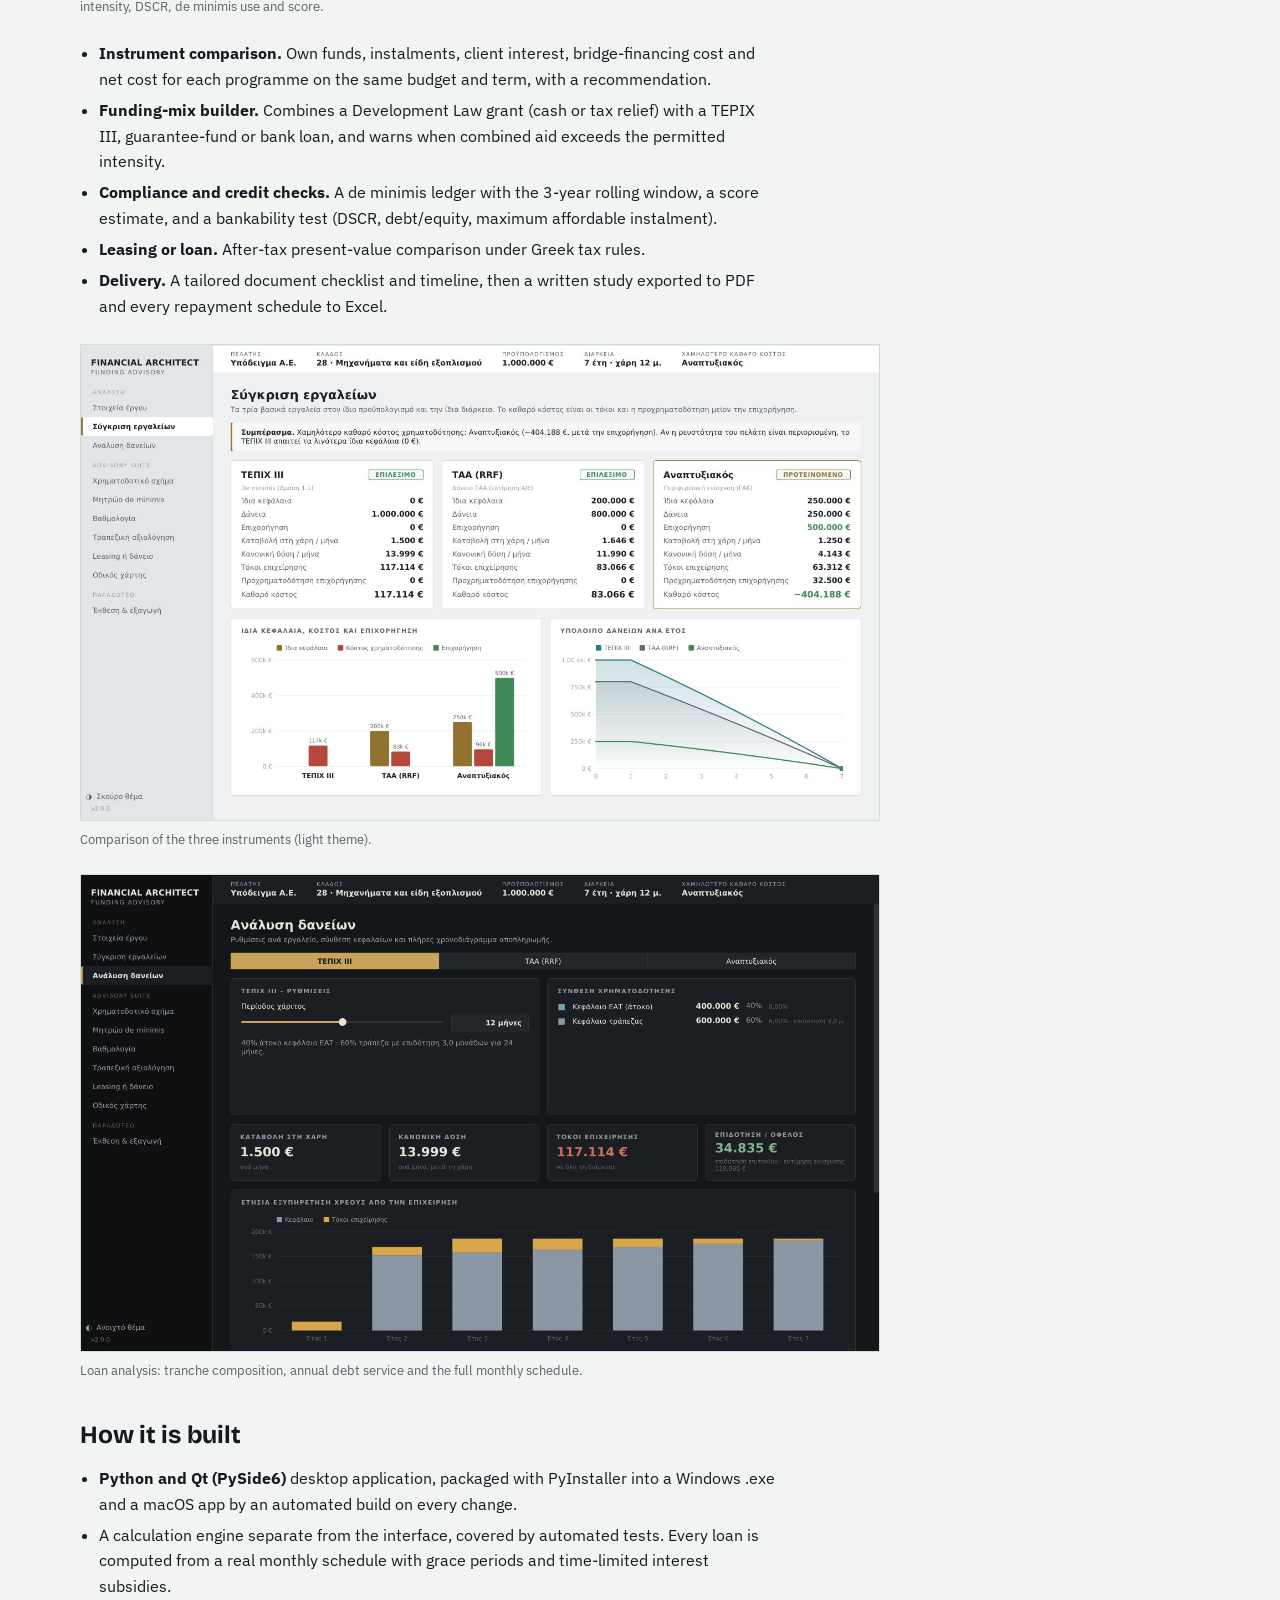
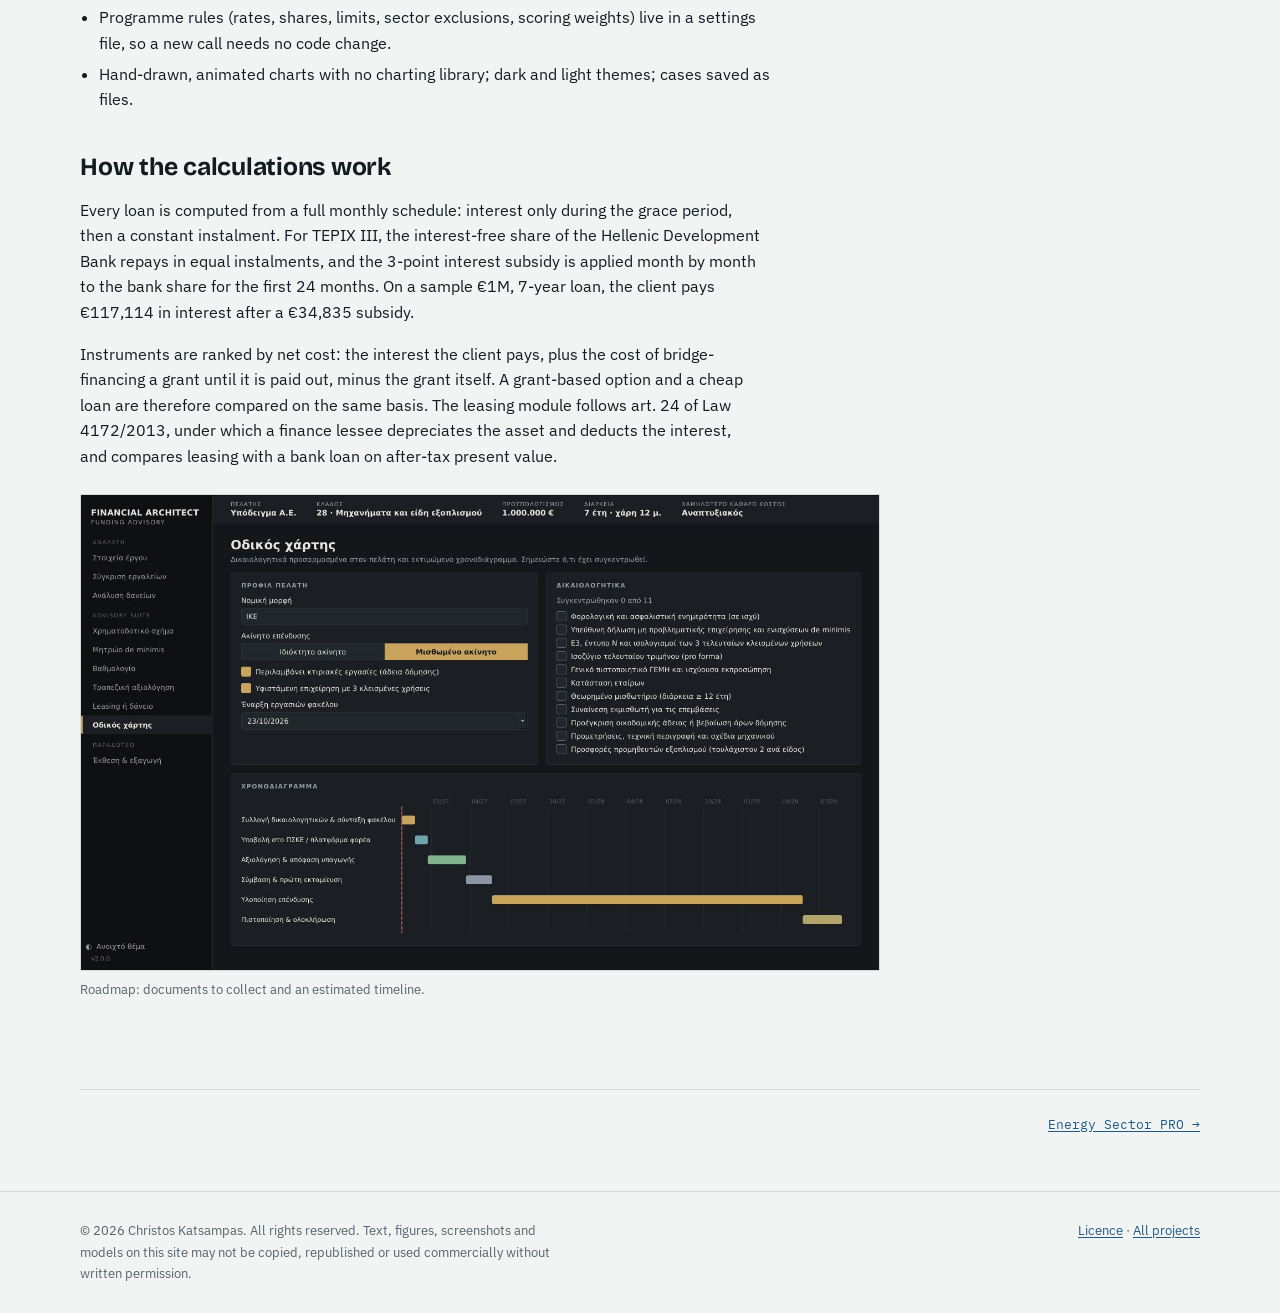
<file: projects/financial-architect.html>
<!doctype html>
<html lang="en">
<head>
<meta charset="utf-8">
<meta name="viewport" content="width=device-width, initial-scale=1, viewport-fit=cover">
<title>Financial Architect</title>
<meta name="description" content="Desktop software for funding advisory: compares Greek funding programmes, builds the funding mix and writes the client study.">
<meta name="author" content="Christos Katsampas">
<meta name="robots" content="index, follow, noai, noimageai">
<meta property="og:title" content="Financial Architect">
<meta property="og:description" content="Desktop software for funding advisory: compares Greek funding programmes, builds the funding mix and writes the client study.">
<meta property="og:type" content="website">
<meta property="og:site_name" content="Christos Katsampas – Portfolio">
<meta property="og:image" content="https://ckatsambas.github.io/assets/img/og-card.png">
<meta property="og:image:width" content="1200">
<meta property="og:image:height" content="630">
<meta property="og:image:alt" content="Christos Katsampas – Personal Project Portfolio">
<meta name="twitter:card" content="summary_large_image">
<link rel="preconnect" href="https://fonts.googleapis.com"><link rel="preconnect" href="https://fonts.gstatic.com" crossorigin><link rel="stylesheet" href="https://fonts.googleapis.com/css2?family=Bricolage+Grotesque:opsz,wght@12..96,500;12..96,600;12..96,700&family=IBM+Plex+Mono:wght@400;500&family=IBM+Plex+Sans:ital,wght@0,400;0,500;0,600;1,400&display=swap">
<link rel="stylesheet" href="../assets/style.css?v=ec63b012ec">
</head>
<body>
<header class="site-head">
  <div class="wrap">
    <a class="brand" href="../index.html">HOME</a>
    <nav class="nav" aria-label="Main">
      <a href="../index.html#work">Work</a>
      <a href="../index.html#mind">Beyond work</a>
      <a href="../index.html#contact">Contact</a>
    </nav>
  </div>
</header>
<main>

<div class="wrap">
  <header class="case-head">
    <p class="crumb"><a href="../index.html#work">Projects</a> / P-01</p>
    <h1>Financial Architect</h1>
    <p class="lede">Desktop software that compares Greek and EU funding programmes, builds the optimal funding mix and produces the client study.</p>
  </header>
  <div class="case-body">
    <article class="case-main">

<section class="access">
  <h2>Download the program</h2>
  <p>Want to try it? The Windows (.exe) and macOS versions are free to download from my GitHub: <a href="https://github.com/ckatsambas/FinancialArchitect-Download" target="_blank" rel="noopener">github.com/ckatsambas/FinancialArchitect-Download</a>. No installation is needed. The source code stays private.</p>
</section>
<section class="access">
  <h2>See it working</h2>
  <p>Below are screens from the software running on a fictional sample case, and the PDF study it generated for that case (read-only, watermarked).</p>
  <ul class="file-list">
    <li><a class="file-link" href="../files/financial-architect-sample-report.pdf" target="_blank" rel="noopener">Sample funding study (PDF)</a><span>Generated by the software &middot; 3 pages</span></li>
  </ul>
</section>
<section>
  <h2>The problem</h2>
  <p>A Greek SME planning an investment can fund it through overlapping instruments: TEPIX III loans with an interest-free share, Recovery and Resilience Facility loans, and Development Law grants. Each splits differently between grant, soft loan, bank loan and own funds, and each counts differently against state-aid limits. Consultants usually compare them by hand in spreadsheets, one client at a time, which is slow and easy to get wrong.</p>
</section>
<section>
  <h2>What it does</h2>
  <figure>
    <img src="../assets/img/fa-funding-mix.jpg" alt="Funding mix screen: a flow diagram shows grant, own funds, interest-free and bank loan flowing into a 1,000,000 euro budget" width="1440" height="858" loading="lazy">
    <figcaption>Advisory suite: every euro of the investment traced to its source, with live indicators for aid intensity, DSCR, de minimis use and score.</figcaption>
  </figure>
  <ul>
    <li><b>Instrument comparison.</b> Own funds, instalments, client interest, bridge-financing cost and net cost for each programme on the same budget and term, with a recommendation.</li>
    <li><b>Funding-mix builder.</b> Combines a Development Law grant (cash or tax relief) with a TEPIX III, guarantee-fund or bank loan, and warns when combined aid exceeds the permitted intensity.</li>
    <li><b>Compliance and credit checks.</b> A de minimis ledger with the 3-year rolling window, a score estimate, and a bankability test (DSCR, debt/equity, maximum affordable instalment).</li>
    <li><b>Leasing or loan.</b> After-tax present-value comparison under Greek tax rules.</li>
    <li><b>Delivery.</b> A tailored document checklist and timeline, then a written study exported to PDF and every repayment schedule to Excel.</li>
  </ul>
  <figure>
    <img src="../assets/img/fa-compare.jpg" alt="Comparison screen in light theme with three instrument cards and charts of own funds, cost, grant and outstanding balances" width="1440" height="858" loading="lazy">
    <figcaption>Comparison of the three instruments (light theme).</figcaption>
  </figure>
  <figure>
    <img src="../assets/img/fa-loans.jpg" alt="Loan analysis screen with funding composition, monthly figures, annual debt-service chart and repayment table" width="1440" height="858" loading="lazy">
    <figcaption>Loan analysis: tranche composition, annual debt service and the full monthly schedule.</figcaption>
  </figure>
</section>
<section>
  <h2>How it is built</h2>
  <ul>
    <li><b>Python and Qt (PySide6)</b> desktop application, packaged with PyInstaller into a Windows .exe and a macOS app by an automated build on every change.</li>
    <li>A calculation engine separate from the interface, covered by automated tests. Every loan is computed from a real monthly schedule with grace periods and time-limited interest subsidies.</li>
    <li>Programme rules (rates, shares, limits, sector exclusions, scoring weights) live in a settings file, so a new call needs no code change.</li>
    <li>Hand-drawn, animated charts with no charting library; dark and light themes; cases saved as files.</li>
  </ul>
</section>
<section>
  <h2>How the calculations work</h2>
  <p>Every loan is computed from a full monthly schedule: interest only during the grace period, then a constant instalment. For TEPIX III, the interest-free share of the Hellenic Development Bank repays in equal instalments, and the 3-point interest subsidy is applied month by month to the bank share for the first 24 months. On a sample &euro;1M, 7-year loan, the client pays &euro;117,114 in interest after a &euro;34,835 subsidy.</p>
  <p>Instruments are ranked by net cost: the interest the client pays, plus the cost of bridge-financing a grant until it is paid out, minus the grant itself. A grant-based option and a cheap loan are therefore compared on the same basis. The leasing module follows art. 24 of Law 4172/2013, under which a finance lessee depreciates the asset and deducts the interest, and compares leasing with a bank loan on after-tax present value.</p>
  <figure>
    <img src="../assets/img/fa-roadmap.jpg" alt="Roadmap screen with a document checklist and a Gantt chart of application phases" width="1440" height="858" loading="lazy">
    <figcaption>Roadmap: documents to collect and an estimated timeline.</figcaption>
  </figure>
</section>

    </article>
    <aside class="spec" aria-label="Project facts"><dl><div><dt>Status</dt><dd><span class="chip ok">Complete</span></dd></div>
<div><dt>Type</dt><dd>Desktop application (Windows, macOS)</dd></div>
<div><dt>Context</dt><dd>Funding advisory, ESPA / NSRF</dd></div>
<div><dt>Stack</dt><dd>Python, PySide6 (Qt), openpyxl, PyInstaller</dd></div>
<div><dt>Source</dt><dd><span class="chip lock">Private</span></dd></div>
<div><dt>Download</dt><dd><a href="https://github.com/ckatsambas/FinancialArchitect-Download" target="_blank" rel="noopener">Windows &amp; macOS</a></dd></div>
<div><dt>Licence</dt><dd><a href="../LICENSE.txt">All rights reserved</a></dd></div></dl></aside>
  </div>
  <nav class="next-prev" aria-label="More projects"><span></span><a href="energy-sector-pro.html">Energy Sector PRO &rarr;</a></nav>
</div>

</main>
<footer class="site-foot">
  <div class="wrap">
    <p>&copy; 2026 Christos Katsampas. All rights reserved. Text, figures, screenshots and models on this site may not be copied, republished or used commercially without written permission.</p>
    <p><a href="../LICENSE.txt">Licence</a> &middot; <a href="../index.html">All projects</a></p>
  </div>
</footer>

</body>
</html>
</file>
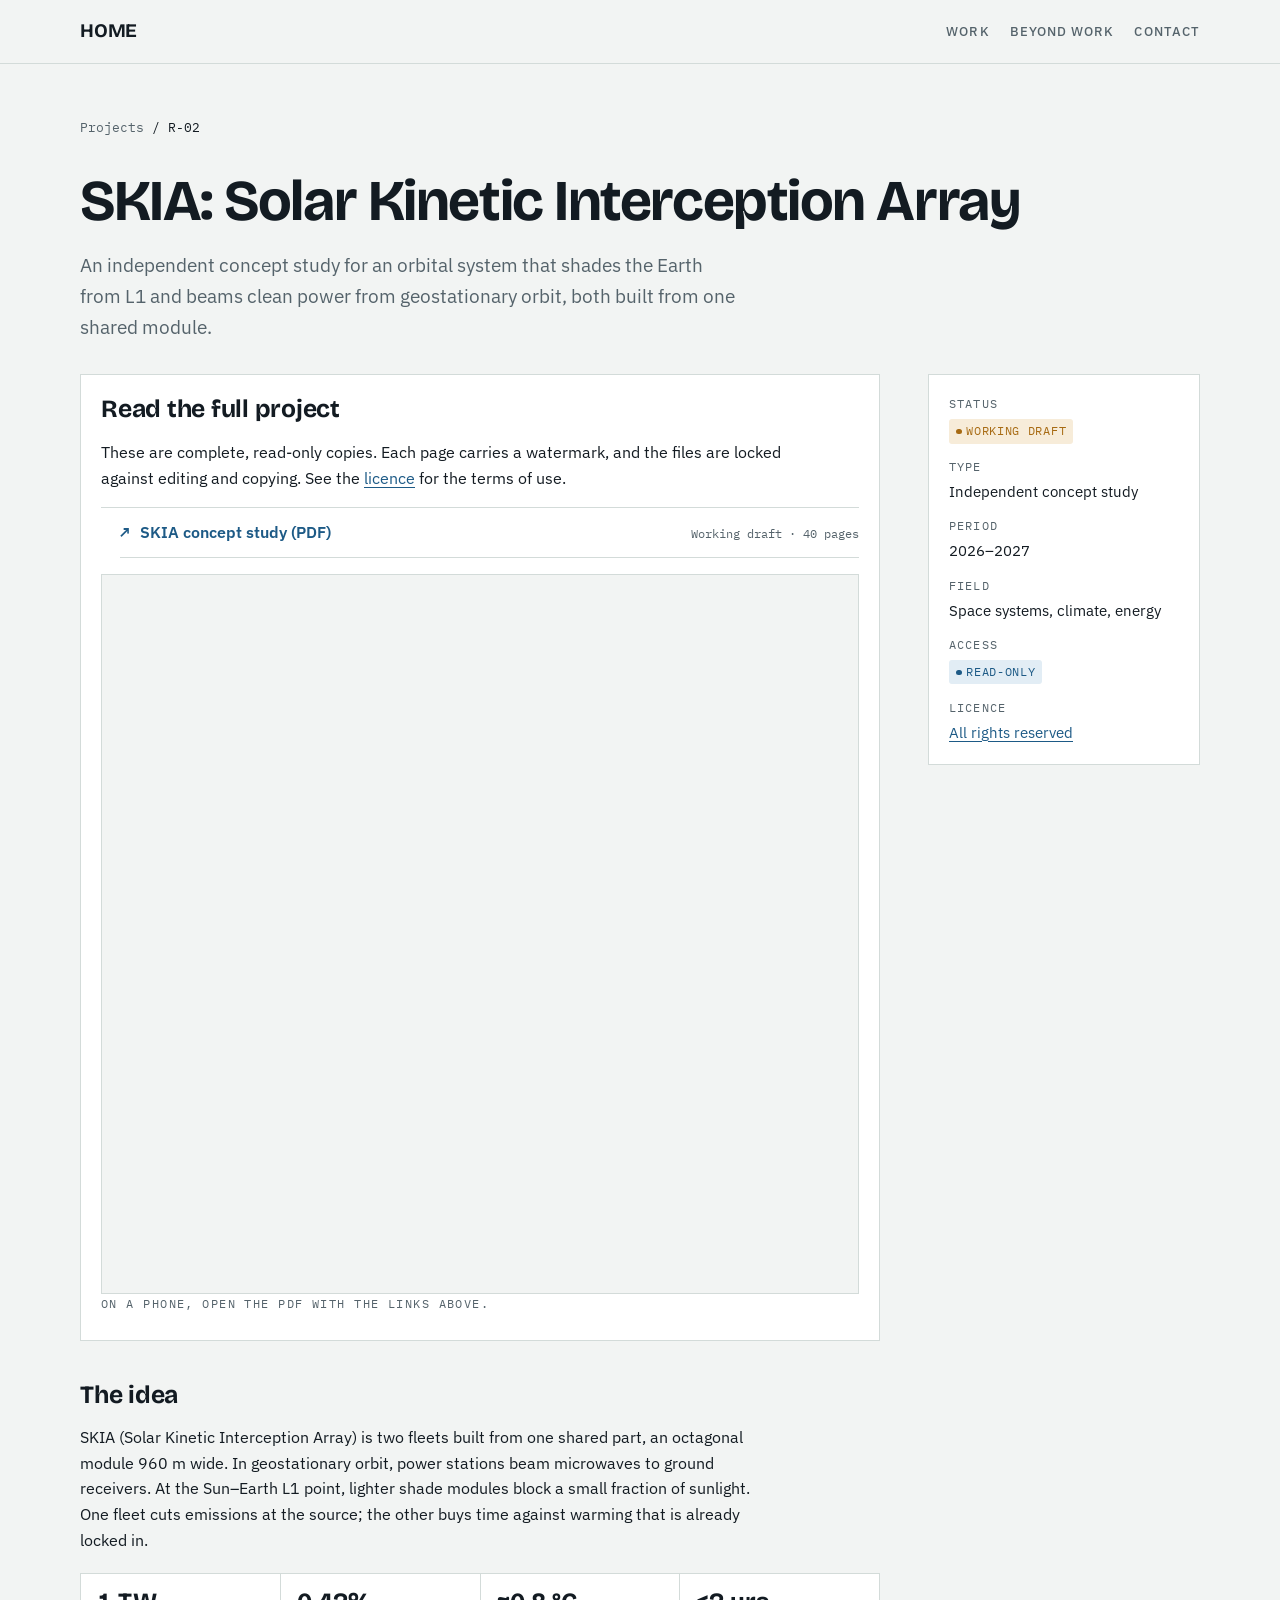
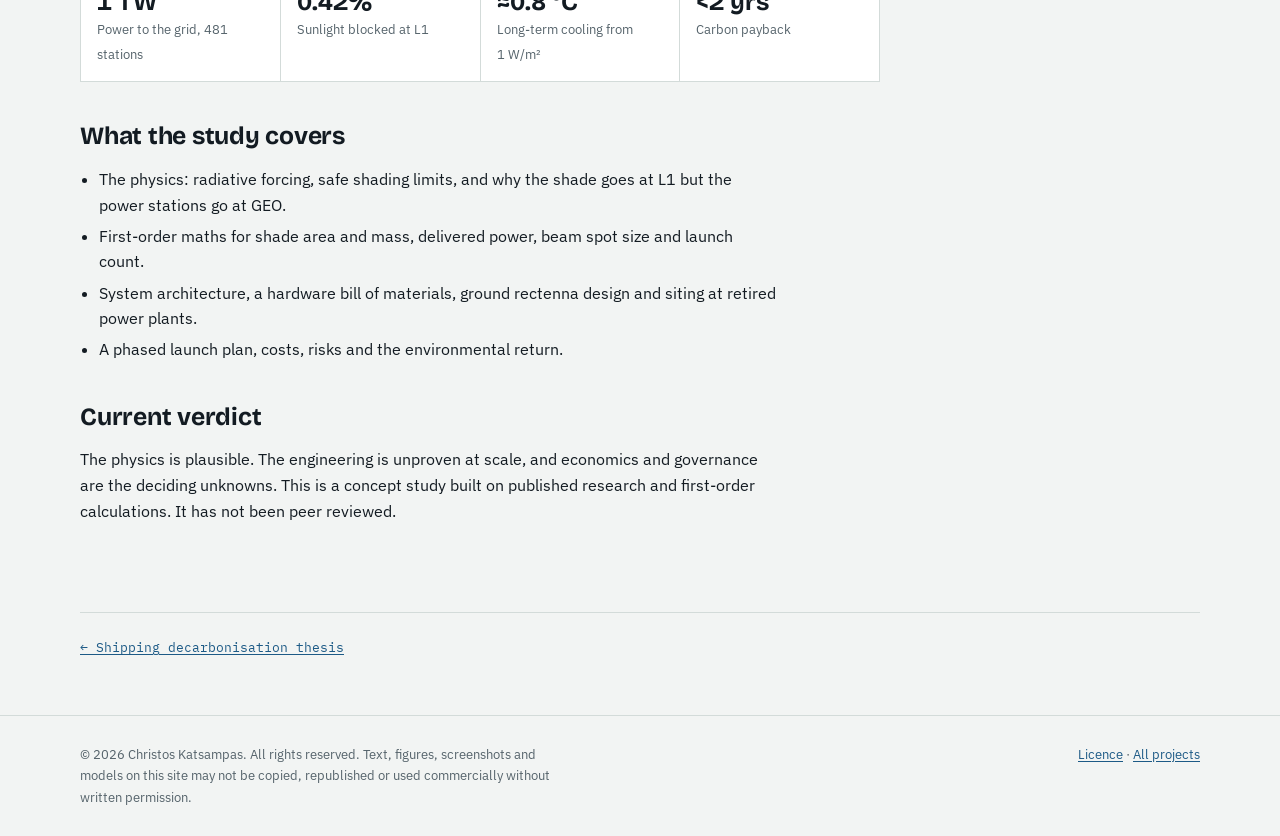
<file: projects/skia.html>
<!doctype html>
<html lang="en">
<head>
<meta charset="utf-8">
<meta name="viewport" content="width=device-width, initial-scale=1, viewport-fit=cover">
<title>SKIA Concept Study</title>
<meta name="description" content="Concept study for an orbital sunshade at L1 combined with space-based solar power at GEO.">
<meta name="author" content="Christos Katsampas">
<meta name="robots" content="index, follow, noai, noimageai">
<meta property="og:title" content="SKIA Concept Study">
<meta property="og:description" content="Concept study for an orbital sunshade at L1 combined with space-based solar power at GEO.">
<meta property="og:type" content="website">
<meta property="og:site_name" content="Christos Katsampas – Portfolio">
<meta property="og:image" content="https://ckatsambas.github.io/assets/img/og-card.png">
<meta property="og:image:width" content="1200">
<meta property="og:image:height" content="630">
<meta property="og:image:alt" content="Christos Katsampas – Personal Project Portfolio">
<meta name="twitter:card" content="summary_large_image">
<link rel="preconnect" href="https://fonts.googleapis.com"><link rel="preconnect" href="https://fonts.gstatic.com" crossorigin><link rel="stylesheet" href="https://fonts.googleapis.com/css2?family=Bricolage+Grotesque:opsz,wght@12..96,500;12..96,600;12..96,700&family=IBM+Plex+Mono:wght@400;500&family=IBM+Plex+Sans:ital,wght@0,400;0,500;0,600;1,400&display=swap">
<link rel="stylesheet" href="../assets/style.css?v=ec63b012ec">
</head>
<body>
<header class="site-head">
  <div class="wrap">
    <a class="brand" href="../index.html">HOME</a>
    <nav class="nav" aria-label="Main">
      <a href="../index.html#work">Work</a>
      <a href="../index.html#mind">Beyond work</a>
      <a href="../index.html#contact">Contact</a>
    </nav>
  </div>
</header>
<main>

<div class="wrap">
  <header class="case-head">
    <p class="crumb"><a href="../index.html#work">Projects</a> / R-02</p>
    <h1>SKIA: Solar Kinetic Interception Array</h1>
    <p class="lede">An independent concept study for an orbital system that shades the Earth from L1 and beams clean power from geostationary orbit, both built from one shared module.</p>
  </header>
  <div class="case-body">
    <article class="case-main">

<section class="access">
  <h2>Read the full project</h2>
  <p>These are complete, read-only copies. Each page carries a watermark, and the files are locked against editing and copying. See the <a href="../LICENSE.txt">licence</a> for the terms of use.</p>
  <ul class="file-list"><li><a class="file-link" href="../files/skia-concept-study.pdf" target="_blank" rel="noopener">SKIA concept study (PDF)</a><span>Working draft &middot; 40 pages</span></li></ul>
  <div class="pdf-frame"><iframe src="../files/skia-concept-study.pdf#view=FitH" title="Read-only document viewer" loading="lazy"></iframe></div>
  <p class="eyebrow">On a phone, open the PDF with the links above.</p>
</section>
<section>
  <h2>The idea</h2>
  <p>SKIA (Solar Kinetic Interception Array) is two fleets built from one shared part, an octagonal module 960&nbsp;m wide. In geostationary orbit, power stations beam microwaves to ground receivers. At the Sun&ndash;Earth L1 point, lighter shade modules block a small fraction of sunlight. One fleet cuts emissions at the source; the other buys time against warming that is already locked in.</p>
  <div class="metrics">
    <div class="metric"><b>1 TW</b><span>Power to the grid, 481 stations</span></div>
    <div class="metric"><b>0.42%</b><span>Sunlight blocked at L1</span></div>
    <div class="metric"><b>&asymp;0.8&nbsp;&deg;C</b><span>Long-term cooling from 1&nbsp;W/m&sup2;</span></div>
    <div class="metric"><b>&lt;2 yrs</b><span>Carbon payback</span></div>
  </div>
</section>
<section>
  <h2>What the study covers</h2>
  <ul>
    <li>The physics: radiative forcing, safe shading limits, and why the shade goes at L1 but the power stations go at GEO.</li>
    <li>First-order maths for shade area and mass, delivered power, beam spot size and launch count.</li>
    <li>System architecture, a hardware bill of materials, ground rectenna design and siting at retired power plants.</li>
    <li>A phased launch plan, costs, risks and the environmental return.</li>
  </ul>
</section>
<section>
  <h2>Current verdict</h2>
  <p>The physics is plausible. The engineering is unproven at scale, and economics and governance are the deciding unknowns. This is a concept study built on published research and first-order calculations. It has not been peer reviewed.</p>
</section>

    </article>
    <aside class="spec" aria-label="Project facts"><dl><div><dt>Status</dt><dd><span class="chip wip">Working draft</span></dd></div>
<div><dt>Type</dt><dd>Independent concept study</dd></div>
<div><dt>Period</dt><dd>2026&ndash;2027</dd></div>
<div><dt>Field</dt><dd>Space systems, climate, energy</dd></div>
<div><dt>Access</dt><dd><span class="chip open">Read-only</span></dd></div>
<div><dt>Licence</dt><dd><a href="../LICENSE.txt">All rights reserved</a></dd></div></dl></aside>
  </div>
  <nav class="next-prev" aria-label="More projects"><a href="thesis-shipping.html">&larr; Shipping decarbonisation thesis</a><span></span></nav>
</div>

</main>
<footer class="site-foot">
  <div class="wrap">
    <p>&copy; 2026 Christos Katsampas. All rights reserved. Text, figures, screenshots and models on this site may not be copied, republished or used commercially without written permission.</p>
    <p><a href="../LICENSE.txt">Licence</a> &middot; <a href="../index.html">All projects</a></p>
  </div>
</footer>

</body>
</html>
</file>
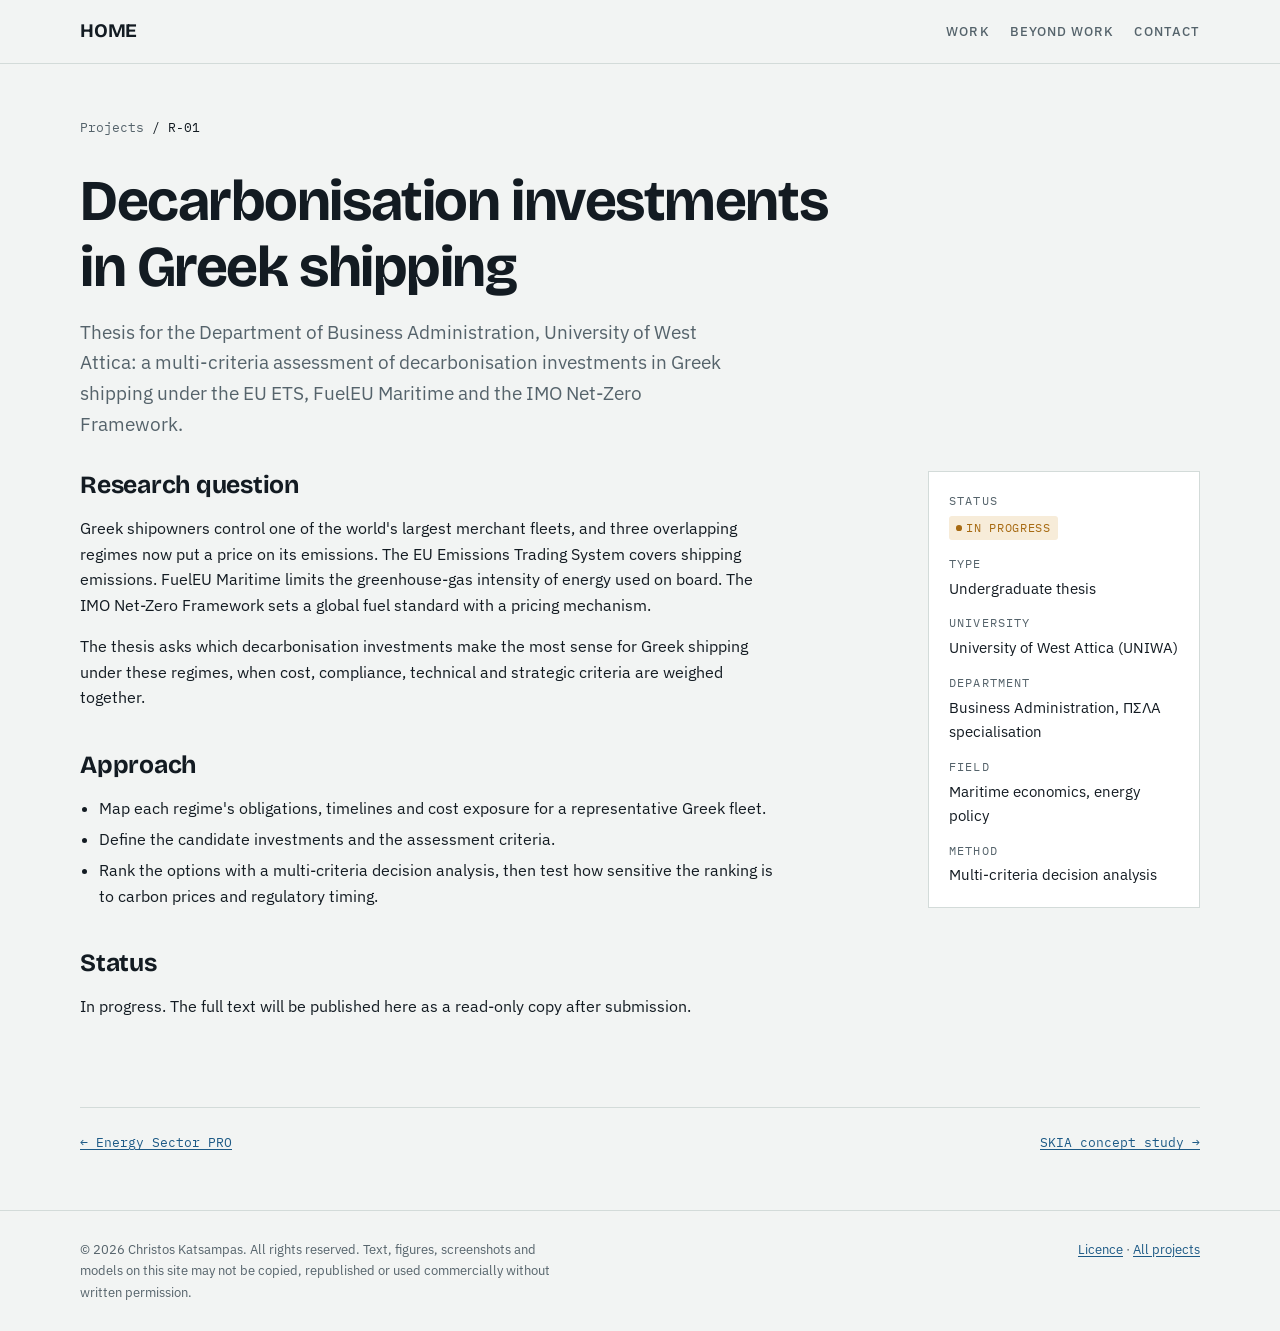
<file: projects/thesis-shipping.html>
<!doctype html>
<html lang="en">
<head>
<meta charset="utf-8">
<meta name="viewport" content="width=device-width, initial-scale=1, viewport-fit=cover">
<title>Shipping Decarbonisation Thesis</title>
<meta name="description" content="Thesis on multi-criteria assessment of decarbonisation investments in Greek shipping under EU ETS, FuelEU Maritime and the IMO Net-Zero Framework.">
<meta name="author" content="Christos Katsampas">
<meta name="robots" content="index, follow, noai, noimageai">
<meta property="og:title" content="Shipping Decarbonisation Thesis">
<meta property="og:description" content="Thesis on multi-criteria assessment of decarbonisation investments in Greek shipping under EU ETS, FuelEU Maritime and the IMO Net-Zero Framework.">
<meta property="og:type" content="website">
<meta property="og:site_name" content="Christos Katsampas – Portfolio">
<meta property="og:image" content="https://ckatsambas.github.io/assets/img/og-card.png">
<meta property="og:image:width" content="1200">
<meta property="og:image:height" content="630">
<meta property="og:image:alt" content="Christos Katsampas – Personal Project Portfolio">
<meta name="twitter:card" content="summary_large_image">
<link rel="preconnect" href="https://fonts.googleapis.com"><link rel="preconnect" href="https://fonts.gstatic.com" crossorigin><link rel="stylesheet" href="https://fonts.googleapis.com/css2?family=Bricolage+Grotesque:opsz,wght@12..96,500;12..96,600;12..96,700&family=IBM+Plex+Mono:wght@400;500&family=IBM+Plex+Sans:ital,wght@0,400;0,500;0,600;1,400&display=swap">
<link rel="stylesheet" href="../assets/style.css?v=ec63b012ec">
</head>
<body>
<header class="site-head">
  <div class="wrap">
    <a class="brand" href="../index.html">HOME</a>
    <nav class="nav" aria-label="Main">
      <a href="../index.html#work">Work</a>
      <a href="../index.html#mind">Beyond work</a>
      <a href="../index.html#contact">Contact</a>
    </nav>
  </div>
</header>
<main>

<div class="wrap">
  <header class="case-head">
    <p class="crumb"><a href="../index.html#work">Projects</a> / R-01</p>
    <h1>Decarbonisation investments in Greek shipping</h1>
    <p class="lede">Thesis for the Department of Business Administration, University of West Attica: a multi-criteria assessment of decarbonisation investments in Greek shipping under the EU ETS, FuelEU Maritime and the IMO Net-Zero Framework.</p>
  </header>
  <div class="case-body">
    <article class="case-main">

<section>
  <h2>Research question</h2>
  <p>Greek shipowners control one of the world's largest merchant fleets, and three overlapping regimes now put a price on its emissions. The EU Emissions Trading System covers shipping emissions. FuelEU Maritime limits the greenhouse-gas intensity of energy used on board. The IMO Net-Zero Framework sets a global fuel standard with a pricing mechanism.</p>
  <p>The thesis asks which decarbonisation investments make the most sense for Greek shipping under these regimes, when cost, compliance, technical and strategic criteria are weighed together.</p>
</section>
<section>
  <h2>Approach</h2>
  <ul>
    <li>Map each regime's obligations, timelines and cost exposure for a representative Greek fleet.</li>
    <li>Define the candidate investments and the assessment criteria.</li>
    <li>Rank the options with a multi-criteria decision analysis, then test how sensitive the ranking is to carbon prices and regulatory timing.</li>
  </ul>
</section>
<section>
  <h2>Status</h2>
  <p>In progress. The full text will be published here as a read-only copy after submission.</p>
</section>

    </article>
    <aside class="spec" aria-label="Project facts"><dl><div><dt>Status</dt><dd><span class="chip wip">In progress</span></dd></div>
<div><dt>Type</dt><dd>Undergraduate thesis</dd></div>
<div><dt>University</dt><dd>University of West Attica (UNIWA)</dd></div>
<div><dt>Department</dt><dd>Business Administration, &Pi;&Sigma;&Lambda;&Alpha; specialisation</dd></div>
<div><dt>Field</dt><dd>Maritime economics, energy policy</dd></div>
<div><dt>Method</dt><dd>Multi-criteria decision analysis</dd></div></dl></aside>
  </div>
  <nav class="next-prev" aria-label="More projects"><a href="energy-sector-pro.html">&larr; Energy Sector PRO</a><a href="skia.html">SKIA concept study &rarr;</a></nav>
</div>

</main>
<footer class="site-foot">
  <div class="wrap">
    <p>&copy; 2026 Christos Katsampas. All rights reserved. Text, figures, screenshots and models on this site may not be copied, republished or used commercially without written permission.</p>
    <p><a href="../LICENSE.txt">Licence</a> &middot; <a href="../index.html">All projects</a></p>
  </div>
</footer>

</body>
</html>
</file>
<file: assets/style.css>
/* Colour, type and spacing variables (light theme; dark overrides follow) */
:root {
  --paper: #f2f4f3;
  --surface: #ffffff;
  --ink: #131b22;
  --muted: #55636b;
  --rule: #d3dbd9;
  --accent: #1d5a86;
  --accent-soft: #e2edf5;
  --ok: #2c7a4b;
  --ok-soft: #e1f1e7;
  --wip: #a76a12;
  --wip-soft: #f7ecd9;
  --plan: #5d6970;
  --plan-soft: #e7ebec;
  --lock: #7a3b2e;
  --lock-soft: #f5e6e2;
  --band: #e3e9ea;
  --band-line: #cdd6d8;
  --chart-band-outer: #c9dbe8;
  --chart-band-inner: #8fb3cf;
  --font-display: "Bricolage Grotesque", "Segoe UI", system-ui, sans-serif;
  --font-body: "IBM Plex Sans", "Segoe UI", system-ui, sans-serif;
  --font-mono: "IBM Plex Mono", ui-monospace, "SFMono-Regular", Menlo, monospace;
  --step--1: 0.84rem;
  --step-0: 1rem;
  --step-1: 1.2rem;
  --step-2: 1.55rem;
  --step-3: 2.1rem;
  --step-4: clamp(2.4rem, 6vw, 3.6rem);
  --wrap: 72rem;
  color-scheme: light;
}
@media (prefers-color-scheme: dark) {
  :root:not([data-theme="light"]) {
    --paper: #0f1418; --surface: #161d22; --ink: #e5ebea; --muted: #97a4a9; --rule: #28333b;
    --accent: #84b4dc; --accent-soft: #1b2b38;
    --ok: #79c495; --ok-soft: #17291f; --wip: #e0aa58; --wip-soft: #2e2414;
    --plan: #a3afb4; --plan-soft: #222b30; --lock: #e3998a; --lock-soft: #2f1d19;
    --chart-band-outer: #22394b; --chart-band-inner: #36607f;
    --band: #161e24; --band-line: #26313a;
    color-scheme: dark;
  }
}
:root[data-theme="dark"] {
  --paper: #0f1418; --surface: #161d22; --ink: #e5ebea; --muted: #97a4a9; --rule: #28333b;
  --accent: #84b4dc; --accent-soft: #1b2b38;
  --ok: #79c495; --ok-soft: #17291f; --wip: #e0aa58; --wip-soft: #2e2414;
  --plan: #a3afb4; --plan-soft: #222b30; --lock: #e3998a; --lock-soft: #2f1d19;
  --chart-band-outer: #22394b; --chart-band-inner: #36607f;
  --band: #161e24; --band-line: #26313a;
  color-scheme: dark;
}

*, *::before, *::after { box-sizing: border-box; }
html { -webkit-text-size-adjust: 100%; }
body {
  margin: 0;
  background: var(--paper);
  color: var(--ink);
  font-family: var(--font-body);
  font-size: var(--step-0);
  line-height: 1.6;
}
img { max-width: 100%; height: auto; display: block; }
a { color: var(--accent); text-underline-offset: 0.18em; }
a:focus-visible, button:focus-visible { outline: 2px solid var(--accent); outline-offset: 3px; border-radius: 2px; }
h1, h2, h3 { font-family: var(--font-display); line-height: 1.15; text-wrap: balance; margin: 0; }

.wrap {
  max-width: var(--wrap);
  margin-inline: auto;
  padding-left: max(16px, env(safe-area-inset-left, 0px));
  padding-right: max(16px, env(safe-area-inset-right, 0px));
}

/* Site header and navigation */
.site-head { border-bottom: 1px solid var(--rule); }
.site-head .wrap { display: flex; align-items: center; justify-content: space-between; gap: 1rem; padding-block: 1rem; flex-wrap: wrap; }
.brand { font-family: var(--font-display); font-weight: 700; font-size: var(--step-1); color: var(--ink); text-decoration: none; letter-spacing: -0.01em; }
.brand span { color: var(--muted); font-weight: 500; }
.nav { display: flex; gap: 1.25rem; flex-wrap: wrap; font-size: var(--step--1); }
.nav a { color: var(--muted); text-decoration: none; text-transform: uppercase; letter-spacing: 0.08em; font-weight: 500; }
.nav a:hover { color: var(--ink); }

/* Page intro */
.hero { padding-block: clamp(2.5rem, 7vw, 5rem) 2.5rem; display: grid; gap: 1.5rem; }
.hero h1 { font-size: var(--step-4); font-weight: 700; letter-spacing: -0.025em; max-width: 18ch; }
.hero .lede { font-size: var(--step-1); color: var(--muted); max-width: 58ch; margin: 0; }
.facts { display: flex; flex-wrap: wrap; gap: 0.5rem 1.75rem; margin: 0; padding: 0; list-style: none; font-family: var(--font-mono); font-size: var(--step--1); color: var(--muted); }
.facts li::before { content: "— "; color: var(--accent); }

/* Section headings */
.section { padding-block: 2.5rem; border-top: 1px solid var(--rule); }
.section-head { display: flex; align-items: baseline; justify-content: space-between; gap: 1rem; flex-wrap: wrap; margin-bottom: 1.25rem; }
.section-head h2 { font-size: var(--step-2); letter-spacing: -0.01em; }
.section-head p { margin: 0; color: var(--muted); font-size: var(--step--1); max-width: 52ch; }
.eyebrow { font-family: var(--font-mono); font-size: 0.75rem; text-transform: uppercase; letter-spacing: 0.12em; color: var(--muted); margin: 0 0 0.4rem; }

/* Status labels */
.chip { display: inline-flex; align-items: center; gap: 0.4em; font-family: var(--font-mono); font-size: 0.72rem; text-transform: uppercase; letter-spacing: 0.06em; padding: 0.25em 0.6em; border-radius: 3px; white-space: nowrap; justify-self: start; }
.chip::before { content: ""; width: 0.5em; height: 0.5em; border-radius: 50%; background: currentColor; }
.chip.ok { color: var(--ok); background: var(--ok-soft); }
.chip.wip { color: var(--wip); background: var(--wip-soft); }
.chip.plan { color: var(--plan); background: var(--plan-soft); }
.chip.lock { color: var(--lock); background: var(--lock-soft); }
.chip.lock::before { border-radius: 1px; }
.chip.open { color: var(--accent); background: var(--accent-soft); }

/* Contact */
.contact-line { display: flex; flex-wrap: wrap; gap: 0.75rem 2rem; font-family: var(--font-mono); font-size: 0.95rem; }

/* Footer */
.site-foot { border-top: 1px solid var(--rule); margin-top: 2rem; }
.site-foot .wrap { padding-block: 1.75rem; display: flex; justify-content: space-between; gap: 1rem; flex-wrap: wrap; font-size: var(--step--1); color: var(--muted); }
.site-foot p { margin: 0; max-width: 60ch; }

/* Project pages: header, body and fact panel */
.case-head { padding-block: 2.5rem 2rem; display: grid; gap: 1rem; }
.crumb { font-family: var(--font-mono); font-size: var(--step--1); }
.crumb a { color: var(--muted); text-decoration: none; }
.crumb a:hover { color: var(--accent); }
.case-head h1 { font-size: var(--step-4); letter-spacing: -0.025em; }
.case-head .lede { font-size: var(--step-1); color: var(--muted); max-width: 60ch; margin: 0; }

.case-body { display: grid; grid-template-columns: minmax(0, 1fr) 17rem; gap: 3rem; align-items: start; padding-bottom: 3rem; }
@media (max-width: 900px) { .case-body { grid-template-columns: minmax(0, 1fr); gap: 2rem; } .spec { order: -1; } }
.case-main { min-width: 0; }
.case-main section { margin-bottom: 2.5rem; }
.case-main h2 { font-size: var(--step-2); margin-bottom: 0.75rem; letter-spacing: -0.01em; }
.case-main h3 { font-size: var(--step-1); margin: 1.5rem 0 0.5rem; }
.case-main p, .case-main li { max-width: 68ch; }
.case-main ul { padding-left: 1.2rem; }
.case-main li { margin-bottom: 0.35rem; }

.spec { position: sticky; top: 1.5rem; background: var(--surface); border: 1px solid var(--rule); padding: 1.25rem; }
@media (max-width: 900px) { .spec { position: static; } }
.spec dl { margin: 0; display: grid; gap: 0.9rem; }
.spec dt { font-family: var(--font-mono); font-size: 0.72rem; text-transform: uppercase; letter-spacing: 0.1em; color: var(--muted); }
.spec dd { margin: 0.15rem 0 0; font-size: 0.95rem; }

figure { margin: 1.5rem 0; }
figure img { border: 1px solid var(--rule); }
figcaption { font-size: var(--step--1); color: var(--muted); margin-top: 0.5rem; max-width: 68ch; }


.metrics { display: grid; grid-template-columns: repeat(auto-fit, minmax(9.5rem, 1fr)); gap: 1px; background: var(--rule); border: 1px solid var(--rule); margin: 1.25rem 0; }
.metric { background: var(--surface); padding: 0.9rem 1rem; }
.metric b { display: block; font-family: var(--font-display); font-size: var(--step-2); font-variant-numeric: tabular-nums; line-height: 1.1; }
.metric span { font-size: 0.8rem; color: var(--muted); }

.table-wrap { overflow-x: auto; margin: 1rem 0; }
table { border-collapse: collapse; width: 100%; font-size: 0.92rem; }
th, td { text-align: left; padding: 0.55rem 0.75rem; border-bottom: 1px solid var(--rule); }
th { font-family: var(--font-mono); font-size: 0.72rem; text-transform: uppercase; letter-spacing: 0.08em; color: var(--muted); font-weight: 500; }
td.num { text-align: right; font-variant-numeric: tabular-nums; font-family: var(--font-mono); }

/* SVG charts */
.chart { overflow-x: auto; background: var(--surface); border: 1px solid var(--rule); padding: 0.75rem; }
.chart svg { display: block; width: 100%; min-width: 30rem; height: auto; }
.chart text { fill: var(--muted); font-family: var(--font-mono); font-size: 11px; }
.chart .grid { stroke: var(--rule); stroke-width: 1; }
.chart .axis { stroke: var(--muted); stroke-width: 1; }
.chart .band-outer { fill: var(--chart-band-outer); }
.chart .band-inner { fill: var(--chart-band-inner); }
.chart .median { stroke: var(--accent); stroke-width: 2.5; fill: none; }
.chart .zero { stroke: var(--ink); stroke-width: 1; stroke-dasharray: 4 3; }
.chart .bar-loss { fill: var(--lock); opacity: 0.75; }
.chart .bar-gain { fill: var(--accent); opacity: 0.85; }
.chart .label-strong { fill: var(--ink); }

.next-prev { display: flex; justify-content: space-between; gap: 1rem; flex-wrap: wrap; border-top: 1px solid var(--rule); padding-block: 1.5rem; font-family: var(--font-mono); font-size: var(--step--1); }

@media (prefers-reduced-motion: reduce) { * { transition: none !important; animation: none !important; } }

/* File downloads and embedded PDF viewer */
.access { border: 1px solid var(--rule); background: var(--surface); padding: 1.25rem; }
.access h2 { margin-bottom: 0.5rem; }
.file-list { list-style: none; padding: 0; margin: 1rem 0; display: grid; gap: 0; border-top: 1px solid var(--rule); }
.file-list li { display: flex; justify-content: space-between; align-items: baseline; gap: 0.5rem 1.5rem; flex-wrap: wrap; padding: 0.7rem 0; border-bottom: 1px solid var(--rule); max-width: none; margin: 0; }
.file-link { font-weight: 600; text-decoration: none; }
.file-link::before { content: "\2197\00a0"; font-family: var(--font-mono); }
.file-link:hover { text-decoration: underline; }
.file-list span { font-family: var(--font-mono); font-size: 0.78rem; color: var(--muted); }
.pdf-frame { border: 1px solid var(--rule); background: var(--paper); height: min(80vh, 52rem); }
.pdf-frame iframe { width: 100%; height: 100%; border: 0; display: block; }
@media (max-width: 720px) { .pdf-frame { display: none; } }

/* Intro paragraph */
.intro { display: grid; gap: 0.9rem; max-width: none; }
@media (min-width: 720px) { .intro p { text-align: justify; hyphens: auto; -webkit-hyphens: auto; } }
.intro p { margin: 0; font-size: 1.08rem; line-height: 1.65; color: var(--muted); }
.intro p { color: var(--ink); font-size: 1.12rem; line-height: 1.7; }

/* Methods & tools */
.toolkit { display: grid; grid-template-columns: repeat(auto-fit, minmax(16rem, 1fr)); gap: 2rem; }
.toolkit h3 { font-size: var(--step-0); font-family: var(--font-mono); font-weight: 500; text-transform: uppercase; letter-spacing: 0.08em; color: var(--muted); margin-bottom: 0.6rem; }
.toolkit ul { margin: 0; padding-left: 1.1rem; }
.toolkit li { margin-bottom: 0.3rem; }

/* Projects section and cards */
.band { background: var(--band); border-top: 1px solid var(--band-line); border-bottom: 1px solid var(--band-line); padding-block: clamp(2.5rem, 6vw, 4rem); margin-block: 1rem 0.5rem; }
.band-head { display: grid; gap: 0.5rem; margin-bottom: 2rem; }
.band-kicker { margin: 0; font-family: var(--font-mono); font-size: 0.78rem; text-transform: uppercase; letter-spacing: 0.14em; color: var(--accent); font-weight: 500; }
.band-head h2 { font-size: var(--step-3); letter-spacing: -0.015em; }
.band-lede { margin: 0; color: var(--muted); max-width: 60ch; }
.pgroup + .pgroup { margin-top: 2.25rem; }
.pgroup-title { font-family: var(--font-mono); font-size: 0.78rem; font-weight: 500; text-transform: uppercase; letter-spacing: 0.12em; color: var(--muted); margin: 0 0 0.85rem; }
.pgrid { display: grid; grid-template-columns: repeat(auto-fit, minmax(min(100%, 22rem), 1fr)); gap: 1.1rem; }
.pcard { display: flex; flex-direction: column; gap: 0.55rem; background: var(--surface); border: 1px solid var(--rule); border-radius: 8px; padding: 1.3rem 1.4rem 1.2rem; color: inherit; text-decoration: none; min-width: 0; transition: transform .18s ease, box-shadow .18s ease, border-color .18s ease; }
a.pcard { cursor: pointer; box-shadow: 0 1px 2px rgba(0,0,0,0.04); }
a.pcard:hover, a.pcard:focus-visible { transform: translateY(-3px); border-color: var(--accent); box-shadow: 0 10px 24px -12px rgba(20, 50, 80, 0.35); }
a.pcard:focus-visible { outline: 2px solid var(--accent); outline-offset: 3px; }
.pcard-top { display: flex; justify-content: space-between; align-items: center; gap: 0.75rem; flex-wrap: wrap; }
.pcard-id { font-family: var(--font-mono); font-size: 0.78rem; color: var(--muted); }
.pcard-chips { display: flex; gap: 0.4rem; flex-wrap: wrap; }
.pcard-title { font-family: var(--font-display); font-size: var(--step-1); font-weight: 600; line-height: 1.25; }
.pcard-desc { color: var(--muted); font-size: 0.95rem; }
.pcard-tags { font-family: var(--font-mono); font-size: 0.74rem; color: var(--muted); }
.pcard-cta { margin-top: auto; padding-top: 0.75rem; border-top: 1px solid var(--rule); font-weight: 600; color: var(--accent); display: flex; align-items: center; gap: 0.4rem; }
.pcard-cta span { transition: transform .18s ease; }
a.pcard:hover .pcard-cta span { transform: translateX(4px); }
.pcard.is-soon { background: transparent; border-style: dashed; }
.pcard.is-soon .pcard-cta { color: var(--muted); font-weight: 500; }
@media (prefers-reduced-motion: reduce) { a.pcard:hover { transform: none; } }

/* Remove the divider directly below the projects section */
.band + .wrap > .section:first-child { border-top: 0; }

/* Personal section: hologram head and interest galaxy (always dark) */
.mind { --m-bg: #03070c; --m-ink: #e6f3fb; --m-muted: #8aa3b3; --m-line: rgba(143, 220, 255, 0.18); --m-glow: #8fdcff; color: var(--m-ink); }
.mind-stage {
  position: relative; overflow: hidden; height: min(88vh, 820px); min-height: 560px;
  background: radial-gradient(ellipse at 70% 45%, #0b1d2b 0%, #050c14 45%, var(--m-bg) 80%);
  border-block: 1px solid #0d1c27;
}
.mind-stage::after { /* faint scanlines */
  content: ""; position: absolute; inset: 0; pointer-events: none;
  background: repeating-linear-gradient(to bottom, rgba(143, 220, 255, 0.035) 0 1px, transparent 1px 3px);
}
.mind-canvas { position: absolute; inset: 0; width: 100%; height: 100%; touch-action: pan-y; }
.mind--galaxy .mind-canvas { touch-action: none; }
.mind-hud { position: absolute; inset: 0; pointer-events: none; }
.mind-hud > * { pointer-events: auto; }
.mind-intro {
  position: absolute; left: max(16px, calc((100% - var(--wrap)) / 2 + 16px)); top: 50%; transform: translateY(-50%);
  max-width: 26rem; transition: opacity .5s, transform .6s;
}
.mind-kicker, .mp-kicker, .shelf-label {
  font-family: var(--font-mono); font-size: var(--step--1); letter-spacing: .14em; text-transform: uppercase; color: var(--m-glow); margin: 0 0 .6rem;
}
.mind h2 { font-size: var(--step-4); letter-spacing: -0.02em; color: #fff; }
.mind-lede { color: var(--m-muted); font-size: 1.08rem; margin: 1rem 0 1.6rem; }
.mind button { font: inherit; color: inherit; cursor: pointer; }
.mind-enter {
  background: rgba(143, 220, 255, 0.08); border: 1px solid rgba(143, 220, 255, 0.5); border-radius: 999px;
  padding: .7rem 1.3rem; font-weight: 600; letter-spacing: .01em; color: #fff;
  box-shadow: 0 0 24px rgba(143, 220, 255, 0.18), inset 0 0 12px rgba(143, 220, 255, 0.12); transition: background .2s, box-shadow .2s;
}
.mind-enter:hover { background: rgba(143, 220, 255, 0.18); box-shadow: 0 0 34px rgba(143, 220, 255, 0.35), inset 0 0 12px rgba(143, 220, 255, 0.2); }
.mind button:focus-visible, .mind a:focus-visible { outline: 2px solid var(--m-glow); outline-offset: 3px; }
.mind--galaxy .mind-intro { opacity: 0; transform: translateY(-50%) translateX(-24px); pointer-events: none; visibility: hidden; transition: opacity .4s, transform .5s, visibility 0s .5s; }
.mind--loading .mind-intro::after { content: "loading hologram"; display: block; margin-top: 1rem; font-family: var(--font-mono); font-size: .75rem; color: var(--m-muted); letter-spacing: .1em; }

/* Interest labels: a glowing dot (the leader particle) with a label that unfolds from it */
.mind-stars { display: none; }
.mind--live .mind-stars { display: block; position: absolute; inset: 0; pointer-events: none; }
.mind--live .mind-star {
  position: absolute; left: 0; top: 0; padding: 0; border: 0; background: none; pointer-events: none;
  will-change: transform; opacity: var(--a, 0); transition: opacity .3s;
}
.mind--live .mind-star.is-hidden { visibility: hidden; }
.mind--live .mind-star.is-dim { opacity: .45; }
.ms-dot { display: none; }
.mind--live .ms-dot {
  display: block; position: absolute; left: -4px; top: -4px; width: 8px; height: 8px; border-radius: 50%;
  background: #fff; box-shadow: 0 0 6px 2px var(--c), 0 0 18px 3px var(--c);
  transition: transform .25s;
}
.mind--live .mind-star:hover .ms-dot, .mind--live .mind-star.is-on .ms-dot, .mind--live .mind-star:focus-visible .ms-dot { transform: scale(1.7); }
.mind--live .ms-text {
  position: absolute; left: 16px; top: -1.05rem; white-space: nowrap; text-align: left; padding: .15rem .6rem;
  border-left: 1px solid var(--c); background: rgba(3, 7, 12, 0.4); border-radius: 0 4px 4px 0;
  clip-path: inset(0 100% 0 0); transition: clip-path .5s cubic-bezier(.6, 0, .2, 1), background .2s;
}
.mind--live .ms-text::before {
  content: ""; position: absolute; right: 100%; top: 1.05rem; width: 12px; height: 1px; background: var(--c);
  transform: scaleX(0); transform-origin: left; transition: transform .2s;
}
.mind--live .ms-text small { opacity: 0; transition: opacity .3s; }
.mind--live .mind-star.is-born { pointer-events: auto; }
.mind--live .mind-star.is-born .ms-text { clip-path: inset(0 0 0 0); transition-delay: .18s; }
.mind--live .mind-star.is-born .ms-text::before { transform: scaleX(1); }
.mind--live .mind-star.is-born .ms-text small { opacity: 1; transition-delay: .55s; }
.mind--live .mind-star.is-left .ms-text { left: auto; right: 16px; text-align: right; border-left: 0; border-right: 1px solid var(--c); border-radius: 4px 0 0 4px; clip-path: inset(0 0 0 100%); }
.mind--live .mind-star.is-left.is-born .ms-text { clip-path: inset(0 0 0 0); }
.mind--live .mind-star.is-left .ms-text::before { right: auto; left: 100%; transform-origin: right; }
.mind--live .mind-star:hover .ms-text, .mind--live .mind-star.is-on .ms-text, .mind--live .mind-star:focus-visible .ms-text { background: rgba(143, 220, 255, 0.12); }
.mind--live .mind-star:focus-visible { outline: none; }
.mind-star b { display: block; font-family: var(--font-display); font-weight: 600; font-size: 1rem; color: #fff; }
.mind-star small { display: block; font-size: .74rem; color: var(--m-muted); }
.mind-tools { position: absolute; left: max(16px, calc((100% - var(--wrap)) / 2 + 16px)); top: 1.1rem; display: flex; align-items: center; gap: 1rem; flex-wrap: wrap; z-index: 2; }
.mind-back { background: rgba(3, 7, 12, 0.5); border: 1px solid var(--m-line); border-radius: 999px; padding: .35rem .9rem; font-size: .9rem; }
.mind-back:hover { border-color: var(--m-glow); }
.mind-hint { margin: 0; font-family: var(--font-mono); font-size: .75rem; color: var(--m-muted); letter-spacing: .06em; }
.mind--panel .mind-hint { visibility: hidden; }
.mind--panel .mind-tools { left: 16px; }

/* Static version (no WebGL or reduced motion) */
.mind--static .mind-canvas { display: none; }
.mind--static .mind-stage { height: auto; min-height: 0; padding-block: clamp(3rem, 8vw, 5rem); }
.mind--static .mind-hud { position: relative; inset: auto; max-width: var(--wrap); margin-inline: auto; padding-inline: 16px; }
.mind--static .mind-intro { position: static; transform: none; max-width: 40rem; }
.mind--static .mind-enter, .mind--static .mind-tools { display: none; }
.mind--static .mind-stars { display: grid; grid-template-columns: repeat(auto-fit, minmax(8.5rem, 1fr)); gap: .6rem; margin-top: 1.5rem; }
.mind--static .mind-star { text-align: left; background: rgba(143, 220, 255, 0.05); border: 1px solid var(--m-line); border-left: 3px solid var(--c); border-radius: 8px; padding: .7rem .85rem; }
.mind--static .mind-star.is-on, .mind--static .mind-star:hover { border-color: var(--m-glow); border-left-color: var(--c); }

/* Panel: base (phones, tablets, and the static version) */
.mind-panel {
  position: absolute; left: 0; right: 0; bottom: 0; top: 32%; z-index: 3;
  display: flex; flex-direction: column; overflow-y: auto; overscroll-behavior: contain;
  padding: 1.2rem 16px 0; background: rgba(4, 10, 17, 0.94); border-top: 1px solid var(--m-line); border-radius: 18px 18px 0 0;
  box-shadow: 0 -20px 50px rgba(0, 0, 0, 0.5);
  opacity: 0; transform: translateY(30px); transition: opacity .3s, transform .4s cubic-bezier(.2, .8, .2, 1);
}
.mind-panel.is-open { opacity: 1; transform: none; }
.mind-panel-body { display: flex; flex-direction: column; gap: 1.1rem; flex: 1 0 auto; transition: opacity .19s, transform .19s; }
.mp-show { order: -1; height: min(46vh, 430px); min-height: 260px; display: flex; align-items: center; justify-content: center; }
.mp-text { padding-bottom: 1rem; }
.mind-panel-body.is-swap-out[data-dir="next"], .mind-panel-body.is-swap-in[data-dir="prev"] { opacity: 0; transform: translateX(-28px); }
.mind-panel-body.is-swap-out[data-dir="prev"], .mind-panel-body.is-swap-in[data-dir="next"] { opacity: 0; transform: translateX(28px); }
.mind-panel-body.is-swap-in { transition: none; }
.mind-panel h3 { font-size: var(--step-2); color: #fff; margin-bottom: .7rem; outline: none; }
.mind-panel p { color: #c4d6e1; margin: 0 0 1rem; }
.mind-panel .mp-note { color: var(--m-muted); font-size: .9rem; }
.mind-close { position: absolute; top: .55rem; right: .6rem; width: 2.3rem; height: 2.3rem; border-radius: 50%; background: rgba(3, 7, 12, 0.6); border: 1px solid var(--m-line); font-size: 1.4rem; line-height: 1; color: var(--m-muted); z-index: 2; }
.mind-close:hover { border-color: var(--m-glow); color: #fff; }
.mind-switch {
  position: sticky; bottom: 0; display: flex; align-items: center; justify-content: space-between; gap: .6rem;
  margin: 0 -16px; padding: .7rem 16px calc(.7rem + env(safe-area-inset-bottom)); background: #050b12; border-top: 1px solid var(--m-line);
}
.mind-switch button { background: none; border: 1px solid var(--m-line); border-radius: 999px; padding: .4rem .85rem; font-size: .88rem; color: #fff; display: inline-flex; gap: .4rem; align-items: center; min-width: 0; }
.mind-switch button:hover { border-color: var(--m-glow); }
.msw-name { white-space: nowrap; overflow: hidden; text-overflow: ellipsis; max-width: 8rem; }
.msw-count { font-family: var(--font-mono); font-size: .78rem; color: var(--m-muted); letter-spacing: .08em; }

/* Panel: three columns on wide windows (galaxy 30% | text 25% | showcase 45%) */
@media (min-width: 1000px) and (min-aspect-ratio: 6/5) {
  .mind--galaxy .mind-panel {
    top: 0; bottom: 0; left: 30%; right: 0; border-radius: 0; border-top: 0; border-left: 1px solid var(--m-line);
    display: grid; grid-template-rows: minmax(0, 1fr) auto; overflow: hidden; padding: 4.4rem clamp(1.5rem, 2.6vw, 3rem) 0;
    background: linear-gradient(90deg, rgba(3, 7, 12, 0.72), rgba(4, 10, 17, 0.93) 22%);
    box-shadow: -30px 0 60px rgba(0, 0, 0, 0.35); transform: translateX(40px);
  }
  .mind--galaxy .mind-panel.is-open { transform: none; }
  .mind--galaxy .mind-panel-body { display: grid; grid-template-columns: 25fr 45fr; gap: clamp(1.5rem, 3vw, 3.2rem); min-height: 0; }
  .mind--galaxy .mp-text { order: 0; align-self: center; max-height: 100%; overflow-y: auto; padding: 0 .4rem 1rem 0; }
  .mind--galaxy .mp-show { order: 1; height: auto; min-height: 0; padding-bottom: 1.2rem; }
  .mind--galaxy .mind-switch { margin: 0 calc(-1 * clamp(1.5rem, 2.6vw, 3rem)); padding: .9rem clamp(1.5rem, 2.6vw, 3rem) 1rem; background: transparent; }
  .mind--galaxy .mind-close { top: 1rem; right: 1rem; }
  .msw-name { max-width: 14rem; }
  .mind--galaxy .mind-panel h3 { font-size: var(--step-3); }
}
.mind--static .mind-panel { position: relative; inset: auto; max-width: var(--wrap); margin: 1.5rem auto 0; border: 1px solid var(--m-line); border-radius: 14px; padding-top: 1.4rem; opacity: 1; transform: none; overflow: visible; }
@media (min-width: 900px) {
  .mind--static .mind-panel-body { display: grid; grid-template-columns: 25fr 45fr; gap: 2.5rem; }
  .mind--static .mp-show { order: 1; height: 460px; }
  .mind--static .mp-text { order: 0; }
}
@media (max-width: 760px) {
  .mind-stage { height: min(92vh, 760px); }
  .mind-intro { top: 1.4rem; transform: none; right: 16px; }
  .mind--galaxy .mind-intro { transform: translateY(-16px); }
  .mind h2 { font-size: 2rem; }
  .mind-lede { margin: .6rem 0 1rem; font-size: 1rem; }
  .mind-star b { font-size: .9rem; } .mind-star small { display: none; }
}

/* Panel contents */
.sketch { display: flex; align-items: center; justify-content: center; width: 100%; height: 100%; background: #02060a; border-radius: 10px; border: 1px solid var(--m-line); padding: 8px; }
.sketch-canvas { display: block; max-width: 100%; -webkit-user-select: none; user-select: none; -webkit-touch-callout: none; }
.sketch-nav { display: flex; align-items: center; gap: .5rem; margin-top: .8rem; font-family: var(--font-mono); font-size: .85rem; color: var(--m-muted); }
.sketch-nav button { background: none; border: 1px solid var(--m-line); border-radius: 999px; padding: .25rem .75rem; color: #fff; }
.sketch-nav button:hover { border-color: var(--m-glow); }
.sk-replay { margin-left: auto; }
.prs { list-style: none; padding: 0; margin: 1.2rem 0 0; display: grid; gap: .95rem; }
.prs li { display: grid; grid-template-columns: 1fr auto; gap: .3rem .8rem; align-items: baseline; }
.pr-name { color: #dce9f1; }
.pr-kg { font-family: var(--font-mono); color: var(--m-muted); }
.pr-kg b { color: #ff8c61; font-size: 1.25rem; }
.pr-bar { grid-column: 1 / -1; height: 6px; background: rgba(255, 140, 97, 0.12); border-radius: 3px; overflow: hidden; }
.pr-bar i { display: block; height: 100%; width: calc(var(--w) * 100%); background: linear-gradient(90deg, #ff6a3d, #ffb38f); border-radius: 3px; transform-origin: left; transform: scaleX(0); transition: transform 1s cubic-bezier(.2, .8, .2, 1); }
.prs.is-in .pr-bar i { transform: scaleX(1); }
.run-grid { display: grid; grid-template-columns: 1fr 1fr; gap: .7rem; margin: 1rem 0 1.4rem; }
.run-grid div { border: 1px solid rgba(124, 240, 176, 0.22); border-radius: 10px; padding: .75rem .8rem; background: rgba(124, 240, 176, 0.04); }
.run-grid b { display: block; font-family: var(--font-display); font-size: 1.6rem; color: #7cf0b0; line-height: 1.1; }
.run-grid span { font-size: .8rem; color: var(--m-muted); }
.mind blockquote { margin: 0 0 1.2rem; padding-left: 1rem; border-left: 2px solid var(--m-glow); font-family: var(--font-display); font-size: 1.3rem; line-height: 1.35; color: #fff; }
.flock { width: 100%; height: 100%; border-radius: 10px; overflow: hidden; border: 1px solid var(--m-line); }
.flock-canvas { display: block; touch-action: none; }
.games { list-style: none; padding: 0; margin: 1rem 0 0; display: grid; gap: .7rem; }
.games li { display: grid; grid-template-columns: 2.6rem 1fr; column-gap: .9rem; align-items: center; padding: .8rem; border: 1px solid rgba(197, 155, 255, 0.25); border-radius: 10px; background: rgba(197, 155, 255, 0.04); }
.games svg { grid-row: span 2; width: 2.6rem; height: 2.6rem; color: #c59bff; }
.games b { color: #fff; font-family: var(--font-display); font-weight: 600; }
.games span { font-size: .82rem; color: var(--m-muted); }
.shelf-label { margin-top: 1.3rem; color: #ffd27a; }
.shelf { list-style: none; padding: 0 0 6px; margin: 0; display: flex; gap: 6px; align-items: flex-end; border-bottom: 3px solid rgba(255, 210, 122, 0.35); min-height: 12.5rem; }
.spine {
  writing-mode: vertical-rl; transform: rotate(180deg); display: flex; flex-direction: row; justify-content: space-between; gap: .6rem;
  width: 2.7rem; padding: .7rem .2rem; border-radius: 3px; font-family: var(--font-display); font-weight: 600; font-size: .86rem; line-height: 1.1; color: #10161b;
  transition: transform .25s;
}
.spine small { font-family: var(--font-body); font-weight: 400; font-size: .68rem; opacity: .75; }
.spine:hover { transform: rotate(180deg) translateY(8px); }
.spine.s0 { background: #ffd27a; height: 11.5rem; } .spine.s1 { background: #e7dcc4; height: 10.5rem; }
.spine.s2 { background: #c9b48a; height: 11rem; } .spine.s3 { background: #a7c4b5; height: 12rem; }
.spine.s4 { background: #ff7a9a; height: 9.6rem; } .spine.s5 { background: #f0c27b; height: 10.8rem; } .spine.s6 { background: #d9d2c2; height: 11.6rem; }
.bands { list-style: none; padding: 0; margin: .4rem 0 .4rem; display: flex; flex-wrap: wrap; gap: .5rem; }
.bands li { padding: .35rem .85rem; border-radius: 999px; border: 1px solid rgba(255, 122, 200, 0.35); color: #ffc2e5; background: rgba(255, 122, 200, 0.05); }
.song { border: 1px solid var(--m-line); border-radius: 12px; padding: .9rem; margin-bottom: 1rem; }
.song p { margin: 0 0 .7rem; color: #fff; }
.song-load { width: 100%; background: rgba(255, 122, 200, 0.1); border: 1px solid rgba(255, 122, 200, 0.4); border-radius: 999px; padding: .6rem 1rem; font-weight: 600; color: #fff; }
.song-load small { font-weight: 400; color: var(--m-muted); }
.song-load:hover { background: rgba(255, 122, 200, 0.2); }
.spotify-link { color: #ff9ad6; font-weight: 600; text-decoration: none; }
.spotify-link:hover { text-decoration: underline; }

.holo-wrap { position: relative; width: 100%; height: 100%; border: 1px solid var(--m-line); border-radius: 10px; overflow: hidden;
  background: radial-gradient(ellipse at 50% 70%, rgba(143, 220, 255, 0.08), transparent 65%), #02060a; }
.holo { position: absolute; inset: 0; overflow: hidden; }
.holo-canvas { display: block; touch-action: pan-y; cursor: grab; }
.holo-tag { position: absolute; font-family: var(--font-mono); font-size: .72rem; letter-spacing: .1em; text-transform: uppercase; color: var(--m-muted); pointer-events: none; }
.holo-rep, .holo-cue { left: .7rem; top: .6rem; }
.holo-clock { right: .7rem; top: .6rem; color: #7cf0b0; }
.holo-cue { color: #fff; opacity: 0; transition: opacity .2s; font-size: .85rem; }
.holo-cue.is-on { opacity: 1; }
.top-songs { list-style: none; padding: 0; margin: .2rem 0 1.2rem; display: grid; gap: .15rem; }
.top-songs li { position: relative; display: grid; grid-template-columns: 1.8rem 1fr auto; align-items: center; gap: .6rem; padding: .45rem .55rem; border-radius: 8px; }
.top-songs li:hover { background: rgba(255, 122, 200, 0.07); }
.ts-rank { font-family: var(--font-mono); font-size: .78rem; color: var(--m-muted); }
.ts-song { min-width: 0; color: inherit; text-decoration: none; }
.ts-song b { display: block; color: #fff; font-weight: 600; white-space: nowrap; overflow: hidden; text-overflow: ellipsis; }
.ts-song small { display: block; color: var(--m-muted); font-size: .8rem; white-space: nowrap; overflow: hidden; text-overflow: ellipsis; }
.ts-song:hover b { text-decoration: underline; }
.ts-n { font-family: var(--font-mono); font-size: .75rem; color: var(--m-muted); white-space: nowrap; }
.ts-n b { color: #ff9ad6; font-size: .9rem; }
.ts-bar { position: absolute; left: 2.95rem; right: .55rem; bottom: .15rem; height: 2px; background: linear-gradient(90deg, rgba(255, 122, 200, 0.75), rgba(255, 122, 200, 0.15)); transform-origin: left;
  transform: scaleX(var(--w)); animation: ts-in .9s cubic-bezier(.2, .8, .2, 1) both; animation-delay: calc(var(--i) * 60ms); }
@keyframes ts-in { from { transform: scaleX(0); } }
@media (prefers-reduced-motion: reduce) { .ts-bar { animation: none; } }

/* Immersive mode: the galaxy takes over the window */
.mind--immersive .mind-stage {
  position: fixed; inset: 0; z-index: 1000; width: 100vw; height: 100vh; height: 100dvh; min-height: 0;
  border: 0; will-change: clip-path;
}
.mind-stage:fullscreen { width: 100vw; height: 100vh; }
.mind--immersive .mind-tools { top: max(1rem, env(safe-area-inset-top)); }
.mind-fs {
  position: absolute; right: 1rem; bottom: 1rem; width: 2.5rem; height: 2.5rem; border-radius: 50%;
  background: rgba(3, 7, 12, 0.5); border: 1px solid var(--m-line); display: grid; place-items: center; color: var(--m-ink);
}
.mind-fs:hover { border-color: var(--m-glow); }
.mind-fs svg { width: 1.1rem; height: 1.1rem; fill: none; stroke: currentColor; stroke-width: 2; stroke-linecap: round; }
.mind-fs .fs-out, .mind-fs.is-on .fs-in { display: none; }
.mind-fs.is-on .fs-out { display: inline; }
.mind--panel .mind-fs { right: auto; left: 1rem; }
@media (max-width: 760px) { .mind-fs { display: none; } }

/* Showcase-sized content */
.mp-show .games { width: 100%; max-width: 34rem; margin: 0; gap: 1rem; }
.mp-show .games li { padding: 1.2rem 1.3rem; grid-template-columns: 3.4rem 1fr; }
.mp-show .games svg { width: 3.4rem; height: 3.4rem; }
.mp-show .games b { font-size: 1.2rem; }
.shelves { width: 100%; max-width: 40rem; display: grid; gap: 1.6rem; }
.shelves .shelf-label { margin-top: 0; }
.songs-box { width: 100%; max-width: 38rem; max-height: 100%; overflow-y: auto; padding-right: .3rem; }
.songs-box .top-songs li { padding: .6rem .6rem; }
@media (min-width: 1000px) and (min-aspect-ratio: 6/5) {
  .shelves .shelf { min-height: 15.5rem; }
  .shelves .spine { width: 3.3rem; font-size: .98rem; }
  .shelves .spine.s0 { height: 14.5rem; } .shelves .spine.s1 { height: 13.2rem; } .shelves .spine.s2 { height: 13.8rem; }
  .shelves .spine.s3 { height: 15rem; } .shelves .spine.s4 { height: 12rem; } .shelves .spine.s5 { height: 13.5rem; } .shelves .spine.s6 { height: 14.6rem; }
}

.mind-panel[hidden], .mind [hidden] { display: none !important; }
@media (pointer: coarse) { .mind-hint { display: none; } }

/* Phones: header first, then the showcase, then the details */
.mind--live .ms-text { translate: 0 var(--dy, 0px); transition: clip-path .5s cubic-bezier(.6, 0, .2, 1), background .2s, translate .3s; }
.mind-grab { display: none; }
@media not all and (min-width: 1000px) and (min-aspect-ratio: 6/5) {
  .mind--galaxy .mind-panel-body { gap: 0; }
  .mind--galaxy .mp-text { display: contents; }
  .mind--galaxy .mp-text > .mp-kicker { order: -3; margin-bottom: .2rem; padding-right: 2.6rem; }
  .mind--galaxy .mp-text > h3 { order: -2; margin-bottom: .8rem; padding-right: 2.6rem; }
  .mind--galaxy .mp-show { order: -1; margin-bottom: 1.1rem; }
  .mind--galaxy .mp-text > :last-child { margin-bottom: 1.3rem; }
  .mind--galaxy .mind-grab {
    display: block; position: sticky; top: -1.2rem; align-self: center; width: 4rem; height: 1.4rem; margin: -1rem 0 .1rem;
    background: none; border: 0; padding: 0; z-index: 2; flex: none;
  }
  .mind--galaxy .mind-grab, .mind--galaxy .mp-text > .mp-kicker, .mind--galaxy .mp-text > h3 { touch-action: none; }
  .mind-grab i { display: block; width: 2.6rem; height: 4px; margin: 0 auto; border-radius: 2px; background: rgba(143, 220, 255, 0.35); }
}
@media (pointer: coarse) {
  .mind--live .ms-text { padding: .3rem .7rem; }
  .mind--live .ms-dot::after { content: ""; position: absolute; inset: -14px; }
  .mind--live .ms-dot { pointer-events: auto; }
}
/* Phones held sideways: galaxy on the left, panel on the right */
@media (orientation: landscape) and (max-height: 520px) {
  .mind--galaxy .mind-panel { top: 0; left: 38%; border-radius: 0; border-top: 0; border-left: 1px solid var(--m-line); transform: translateX(30px); padding-top: .9rem; }
  .mind--galaxy .mind-panel.is-open { transform: none; }
  .mind--galaxy .mp-show { height: 72vh; min-height: 0; }
  .mind--galaxy .mind-grab { display: none; }
  .mind--panel .mind-tools { top: .6rem; }
  .mind-stage { min-height: 0; }
}
@media not all and (min-width: 1000px) and (min-aspect-ratio: 6/5) {
  .mind--galaxy .mp-show { height: auto; min-height: 0; }
  .mind--galaxy .mp-show.mp-fill { height: min(46vh, 430px); min-height: 240px; }
}
@media (orientation: landscape) and (max-height: 520px) {
  .mind--galaxy .mp-show.mp-fill { height: 72vh; min-height: 0; }
}

/* Reading & film */
.rf-stats { display: grid; grid-template-columns: 1fr 1fr; gap: .7rem; margin-top: 1.2rem; }
.rf-stats a { display: block; padding: .75rem .85rem; border: 1px solid rgba(255, 210, 122, 0.25); border-radius: 10px; background: rgba(255, 210, 122, 0.04); color: inherit; text-decoration: none; transition: border-color .2s, background .2s; }
.rf-stats a:hover { border-color: #ffd27a; background: rgba(255, 210, 122, 0.09); }
.rf-stats b { display: block; font-family: var(--font-display); font-size: 1.6rem; color: #ffd27a; line-height: 1.1; }
.rf-stats span { font-size: .8rem; color: var(--m-muted); }
.rf { width: 100%; max-width: 40rem; display: flex; flex-direction: column; gap: 1.2rem; max-height: 100%; }
.rf-tabs { display: inline-flex; align-self: flex-start; padding: 3px; border: 1px solid var(--m-line); border-radius: 999px; }
.rf-tabs button { background: none; border: 0; border-radius: 999px; padding: .35rem 1.1rem; font-size: .9rem; color: var(--m-muted); }
.rf-tabs button[aria-selected="true"] { background: rgba(255, 210, 122, 0.16); color: #fff; }
.rf-pane { min-height: 0; overflow-y: auto; }
.filmstrip { list-style: none; margin: 0 0 1.4rem; padding: 14px 10px; display: grid; grid-template-columns: repeat(4, 1fr); gap: 8px; border-radius: 6px;
  background:
    radial-gradient(circle, #03070c 3px, transparent 3.5px) 0 3px / 14px 10px repeat-x,
    radial-gradient(circle, #03070c 3px, transparent 3.5px) 0 calc(100% - 3px) / 14px 10px repeat-x,
    #1a1610; }
.filmstrip li { aspect-ratio: 2 / 3; display: flex; flex-direction: column; justify-content: flex-end; gap: .15rem; padding: .7rem .6rem; border-radius: 3px;
  background: linear-gradient(180deg, rgba(255, 210, 122, 0.12), rgba(255, 210, 122, 0.02) 55%), #0b0d10; border: 1px solid rgba(255, 210, 122, 0.18); position: relative; overflow: hidden; }
.filmstrip .fm-n { position: absolute; top: .5rem; left: .6rem; font-family: var(--font-mono); font-size: .72rem; color: rgba(255, 210, 122, 0.7); }
.filmstrip b { font-family: var(--font-display); font-weight: 600; font-size: .98rem; line-height: 1.15; color: #fff; }
.filmstrip small { font-family: var(--font-mono); font-size: .75rem; color: var(--m-muted); }
.rate-hist { display: grid; grid-template-columns: repeat(10, 1fr); gap: 4px; align-items: end; height: 6.5rem; padding-bottom: 2px; border-bottom: 1px solid rgba(255, 210, 122, 0.3); }
.rate-hist i { display: block; height: calc(var(--h) * 100%); min-height: 2px; background: linear-gradient(180deg, #ffd27a, rgba(255, 210, 122, 0.35)); border-radius: 2px 2px 0 0;
  transform-origin: bottom; animation: rh-in .8s cubic-bezier(.2, .8, .2, 1) both; }
.rate-hist i:nth-child(n) { animation-delay: calc(var(--h) * 200ms); }
@keyframes rh-in { from { transform: scaleY(0); } }
.rate-axis { display: flex; justify-content: space-between; font-family: var(--font-mono); font-size: .72rem; color: var(--m-muted); margin-top: .35rem; }
@media (max-width: 520px) {
  .filmstrip { grid-template-columns: repeat(2, 1fr); }
  .filmstrip li { aspect-ratio: 16 / 10; }
  .rf-stats { grid-template-columns: 1fr; }
}
@media (prefers-reduced-motion: reduce) { .rate-hist i { animation: none; } }

/* Covers and posters */
.shelf { gap: 10px; }
.book { position: relative; flex: none; }
.book.has-cover { width: 5.6rem; aspect-ratio: 2 / 3; height: auto; padding: 0; background: #111; border-radius: 2px 4px 4px 2px;
  box-shadow: 0 10px 18px rgba(0, 0, 0, 0.45), inset 3px 0 0 rgba(255, 255, 255, 0.08); transform-origin: bottom center; transition: transform .25s; }
.book.has-cover:hover { transform: translateY(-8px) rotate(-2deg); }
.book.has-cover .book-t { position: absolute; inset: 0; display: flex; flex-direction: column; justify-content: flex-end; padding: .45rem; font-size: .7rem; color: #10161b; }
.book img { position: absolute; inset: 0; width: 100%; height: 100%; object-fit: cover; border-radius: inherit; -webkit-user-drag: none; user-select: none; }
.book:not(.has-cover) { writing-mode: vertical-rl; transform: rotate(180deg); display: flex; justify-content: space-between; width: 2.9rem; padding: .7rem .2rem; border-radius: 3px;
  font-family: var(--font-display); font-weight: 600; font-size: .86rem; line-height: 1.1; color: #10161b; transition: transform .25s; }
.book:not(.has-cover) .book-t { display: flex; justify-content: space-between; gap: .6rem; height: 100%; }
.book:not(.has-cover) small { font-family: var(--font-body); font-weight: 400; font-size: .68rem; opacity: .75; }
.book:not(.has-cover):hover { transform: rotate(180deg) translateY(8px); }
.book.s0 { background: #ffd27a; height: 8.4rem; } .book.s1 { background: #e7dcc4; height: 8.4rem; } .book.s2 { background: #c9b48a; height: 8.4rem; }
.book.s3 { background: #a7c4b5; height: 8.4rem; } .book.s4 { background: #ff7a9a; height: 8.4rem; } .book.s5 { background: #f0c27b; height: 8.4rem; } .book.s6 { background: #d9d2c2; height: 8.4rem; }
.book.has-cover { height: auto; }
.shelves .shelf { min-height: 0; align-items: flex-end; flex-wrap: wrap; }
@media (min-width: 1000px) and (min-aspect-ratio: 6/5) {
  .shelves .book.has-cover { width: 6.6rem; }
  .shelves .book:not(.has-cover) { height: 9.9rem; width: 3.1rem; }
}
.filmstrip li img { position: absolute; inset: 0; width: 100%; height: 100%; object-fit: cover; -webkit-user-drag: none; user-select: none; }
/* The poster already carries the title, so the text card only shows when there is no poster. */
.filmstrip li:has(img) > b, .filmstrip li:has(img) > small { display: none; }
.filmstrip li > b, .filmstrip li > small { position: relative; z-index: 1; }
.filmstrip .fm-n { z-index: 1; }
.filmstrip li:has(img) .fm-n { position: absolute; background: rgba(0, 0, 0, 0.55); padding: 0 .3rem; border-radius: 3px; }
.img-credit { font-size: .72rem !important; color: var(--m-muted) !important; margin: .6rem 0 0 !important; }
.img-credit a { color: inherit; }
@media (max-width: 520px) { .filmstrip li { aspect-ratio: 2 / 3; } .book.has-cover { width: 4.6rem; } }
</file>
